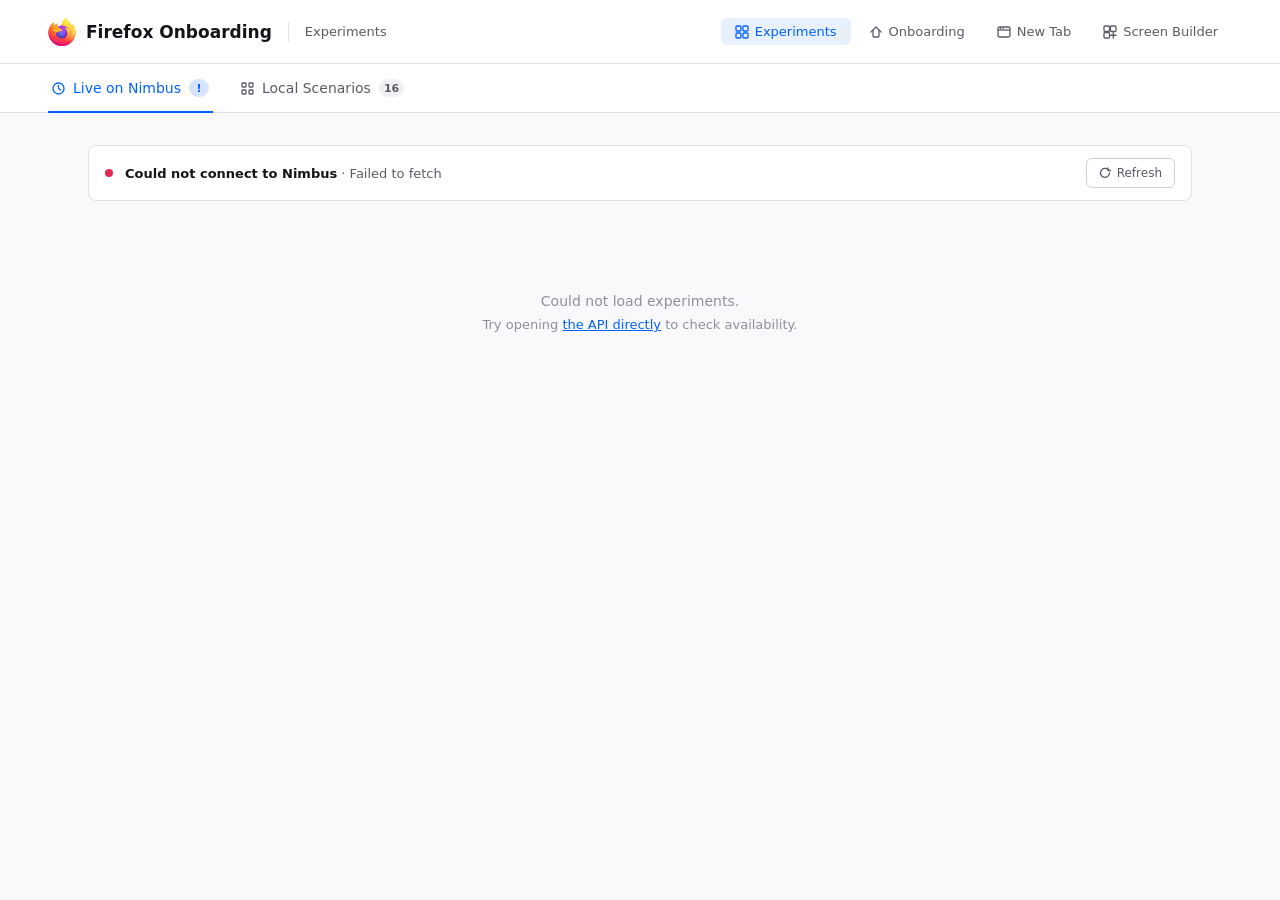
<file: experiments.html>
<!DOCTYPE html>
<html lang="en">
<head>
  <meta charset="utf-8">
  <title>Onboarding Experiments</title>
  <style>
    *, *::before, *::after { box-sizing: border-box; margin: 0; padding: 0; }
    body {
      font-family: -apple-system, system-ui, "Segoe UI", sans-serif;
      background: #f9f9fb; color: #15141a; font-size: 15px; min-height: 100vh;
    }

    /* ── HEADER ── */
    .page-header {
      background: #fff; border-bottom: 1px solid #e0e0e6;
      padding: 0 48px; display: flex; align-items: center; gap: 16px; height: 64px;
    }
    .page-header-logo { display: flex; align-items: center; gap: 10px; text-decoration: none; color: inherit; }
    .page-header-title { font-size: 17px; font-weight: 600; color: #15141a; }
    .page-header-sep { width: 1px; height: 20px; background: #e0e0e6; }
    .page-header-sub { font-size: 13px; color: #5b5b66; }
    .page-header-nav { display: flex; gap: 4px; margin-left: auto; }
    .nav-link {
      display: flex; align-items: center; gap: 6px; padding: 6px 14px; border-radius: 6px;
      font-size: 13px; font-weight: 500; text-decoration: none; color: #5b5b66;
      transition: background .12s, color .12s;
    }
    .nav-link:hover { background: #f0f0f4; color: #15141a; }
    .nav-link.active { background: #e8f0fe; color: #0062f9; }

    /* ── TABS ── */
    .tab-bar {
      background: #fff; border-bottom: 1px solid #e0e0e6;
      padding: 0 48px; display: flex; gap: 0;
    }
    .tab-btn {
      display: flex; align-items: center; gap: 8px; padding: 0 4px; height: 48px;
      margin-right: 24px; background: none; border: none; border-bottom: 2px solid transparent;
      font-size: 14px; font-weight: 500; color: #5b5b66; cursor: pointer;
      font-family: inherit; transition: color .12s, border-color .12s;
      position: relative; top: 1px;
    }
    .tab-btn:hover { color: #15141a; }
    .tab-btn.active { color: #0062f9; border-bottom-color: #0062f9; }
    .tab-count {
      display: inline-flex; align-items: center; justify-content: center;
      min-width: 20px; height: 18px; padding: 0 5px; border-radius: 9px;
      background: #f0f0f4; color: #5b5b66; font-size: 11px; font-weight: 700;
    }
    .tab-btn.active .tab-count { background: #d6e4ff; color: #0062f9; }
    .tab-panel { display: none; }
    .tab-panel.active { display: block; }

    /* ── MAIN ── */
    .page-body { max-width: 1200px; margin: 0 auto; padding: 32px 48px 80px; }

    /* ── TOOLBAR ── */
    .toolbar { display: flex; align-items: center; gap: 12px; margin-bottom: 28px; }
    .search-wrap { position: relative; flex: 1; max-width: 360px; }
    .search-wrap svg { position: absolute; left: 11px; top: 50%; transform: translateY(-50%); color: #8f8f9d; pointer-events: none; }
    .search-input {
      width: 100%; height: 36px; padding: 0 12px 0 34px;
      background: #fff; border: 1.5px solid #cfcfd8; border-radius: 8px;
      font-size: 13px; color: #15141a; outline: none; font-family: inherit;
    }
    .search-input:focus { border-color: #0062f9; }
    .search-input::placeholder { color: #8f8f9d; }
    .filter-group { display: flex; gap: 6px; }
    .filter-btn {
      height: 36px; padding: 0 14px; background: #fff;
      border: 1.5px solid #cfcfd8; border-radius: 8px;
      font-size: 13px; font-weight: 500; color: #5b5b66; cursor: pointer; font-family: inherit;
      transition: border-color .12s, color .12s, background .12s;
    }
    .filter-btn:hover { color: #15141a; background: #f9f9fb; }
    .filter-btn.active { border-color: #0062f9; color: #0062f9; background: #f0f5ff; }
    .result-count { font-size: 13px; color: #8f8f9d; margin-left: auto; }

    /* ── LOCAL SCENARIO CARDS ── */
    .exp-group { margin-bottom: 40px; }
    .group-label {
      display: flex; align-items: center; gap: 10px;
      font-size: 13px; font-weight: 700; color: #5b5b66;
      text-transform: uppercase; letter-spacing: .06em; margin-bottom: 14px;
    }
    .group-label::after { content: ''; flex: 1; height: 1px; background: #e0e0e6; }
    .group-os-badge {
      display: inline-flex; align-items: center; gap: 5px; padding: 3px 10px;
      border-radius: 100px; font-size: 11px; font-weight: 600; background: #f0f0f4;
      color: #5b5b66; text-transform: none; letter-spacing: 0;
    }
    .scenario-grid { display: grid; grid-template-columns: repeat(auto-fill, minmax(340px, 1fr)); gap: 12px; }
    .scenario-card {
      background: #fff; border: 1.5px solid #e0e0e6; border-radius: 10px;
      padding: 18px 20px 16px; display: flex; flex-direction: column; gap: 14px;
      transition: box-shadow .15s, border-color .15s;
    }
    .scenario-card:hover { box-shadow: 0 2px 12px rgba(21,20,26,.1); border-color: #cfcfd8; }
    .card-top { display: flex; align-items: flex-start; justify-content: space-between; gap: 12px; }
    .scenario-name { font-size: 14px; font-weight: 600; color: #15141a; line-height: 1.4; }
    .scenario-id { font-size: 11px; color: #8f8f9d; font-family: ui-monospace, monospace; margin-top: 2px; word-break: break-all; }
    .card-copy {
      width: 28px; height: 28px; flex-shrink: 0; background: transparent; border: none;
      border-radius: 6px; cursor: pointer; display: flex; align-items: center; justify-content: center;
      color: #8f8f9d; transition: background .12s, color .12s;
    }
    .card-copy:hover { background: #f0f0f4; color: #15141a; }
    .screen-flow { display: flex; flex-wrap: wrap; align-items: center; gap: 4px; }
    .screen-pill {
      display: inline-flex; align-items: center; padding: 3px 8px; border-radius: 4px;
      font-size: 11px; font-weight: 500; line-height: 1.4;
      background: #f0f5ff; color: #0062f9; white-space: nowrap;
    }
    .screen-pill.pill-first { background: #e8f8f5; color: #2ac3a2; }
    .screen-pill.pill-tail { background: #f0f0f4; color: #5b5b66; }
    .flow-arrow { color: #cfcfd8; font-size: 10px; flex-shrink: 0; }
    .card-footer {
      display: flex; align-items: center; justify-content: space-between;
      padding-top: 12px; border-top: 1px solid #f0f0f4;
    }
    .screen-count { font-size: 12px; color: #8f8f9d; }
    .btn-preview {
      display: inline-flex; align-items: center; gap: 6px; height: 32px; padding: 0 14px;
      background: #0062f9; color: #fff; font-size: 13px; font-weight: 600;
      border: none; border-radius: 6px; cursor: pointer; text-decoration: none;
      font-family: inherit; transition: background .12s;
    }
    .btn-preview:hover { background: #0050d1; }

    /* ── NIMBUS SECTION ── */
    .nimbus-status {
      display: flex; align-items: center; gap: 12px;
      margin-bottom: 28px; padding: 12px 16px;
      background: #fff; border: 1px solid #e0e0e6; border-radius: 8px;
    }
    .nimbus-dot {
      width: 8px; height: 8px; border-radius: 50%; flex-shrink: 0;
    }
    .nimbus-dot.live { background: #2ac3a2; box-shadow: 0 0 0 3px rgba(42,195,162,.2); }
    .nimbus-dot.loading { background: #cfcfd8; animation: pulse .9s ease-in-out infinite alternate; }
    .nimbus-dot.error { background: #e22850; }
    @keyframes pulse { to { opacity: .3; } }
    .nimbus-status-text { font-size: 13px; color: #5b5b66; flex: 1; }
    .nimbus-status-text strong { color: #15141a; }
    .btn-refresh {
      display: inline-flex; align-items: center; gap: 6px; height: 30px; padding: 0 12px;
      background: transparent; border: 1.5px solid #cfcfd8; border-radius: 6px;
      font-size: 12px; font-weight: 500; color: #5b5b66; cursor: pointer; font-family: inherit;
      transition: border-color .12s, color .12s;
    }
    .btn-refresh:hover { border-color: #8f8f9d; color: #15141a; }
    .btn-refresh.spinning svg { animation: spin .6s linear infinite; }
    @keyframes spin { to { transform: rotate(360deg); } }

    /* Nimbus experiment card */
    .nimbus-grid { display: flex; flex-direction: column; gap: 12px; }
    .nimbus-card {
      background: #fff; border: 1.5px solid #e0e0e6; border-radius: 10px; overflow: hidden;
    }
    .nimbus-card-head {
      padding: 16px 20px 14px; border-bottom: 1px solid #f0f0f4;
      display: flex; align-items: flex-start; gap: 12px;
    }
    .nimbus-card-info { flex: 1; min-width: 0; }
    .nimbus-exp-name { font-size: 14px; font-weight: 600; color: #15141a; line-height: 1.4; margin-bottom: 3px; }
    .nimbus-exp-slug { font-size: 11px; color: #8f8f9d; font-family: ui-monospace, monospace; }
    .nimbus-exp-desc { font-size: 12px; color: #5b5b66; margin-top: 6px; line-height: 1.5; }
    .nimbus-badges { display: flex; align-items: center; gap: 6px; flex-wrap: wrap; margin-top: 8px; }
    .badge {
      display: inline-flex; align-items: center; gap: 4px;
      padding: 2px 8px; border-radius: 100px; font-size: 11px; font-weight: 600;
    }
    .badge-live { background: #e8f8f5; color: #2ac3a2; }
    .badge-paused { background: #f0f0f4; color: #8f8f9d; }
    .badge-rollout { background: #fff3cd; color: #a67c00; }
    .badge-date { background: #f0f0f4; color: #5b5b66; font-weight: 500; }
    .nimbus-card-body { padding: 0; }

    /* Branch rows */
    .branch-row {
      display: flex; align-items: center; gap: 12px;
      padding: 12px 20px; border-bottom: 1px solid #f9f9fb;
    }
    .branch-row:last-child { border-bottom: none; }
    .branch-slug {
      font-size: 12px; font-weight: 600; font-family: ui-monospace, monospace;
      color: #15141a; min-width: 100px; flex-shrink: 0;
    }
    .branch-slug.control { color: #8f8f9d; }
    .branch-screens { flex: 1; display: flex; flex-wrap: wrap; align-items: center; gap: 3px; }
    .branch-no-screens { font-size: 12px; color: #8f8f9d; font-style: italic; }
    .branch-cond { font-size: 11px; color: #8f8f9d; margin-left: 6px; white-space: nowrap; }
    .screen-pill.pill-edge { background: #f0f0f4; color: #8f8f9d; }
    .branch-pill {
      display: inline-flex; padding: 2px 7px; border-radius: 3px;
      font-size: 11px; font-weight: 500; white-space: nowrap;
      background: #f0f5ff; color: #0062f9;
    }
    .branch-pill.first { background: #e8f8f5; color: #2ac3a2; }
    .branch-pill.tail { background: #f0f0f4; color: #5b5b66; }
    .branch-actions { display: flex; align-items: center; gap: 8px; flex-shrink: 0; }
    .btn-branch-preview {
      display: inline-flex; align-items: center; gap: 5px; height: 28px; padding: 0 12px;
      background: #0062f9; color: #fff; font-size: 12px; font-weight: 600;
      border: none; border-radius: 5px; cursor: pointer; font-family: inherit;
      transition: background .12s; white-space: nowrap;
    }
    .btn-branch-preview:hover { background: #0050d1; }
    .btn-branch-copy {
      width: 28px; height: 28px; background: transparent; border: none; border-radius: 5px;
      cursor: pointer; display: flex; align-items: center; justify-content: center;
      color: #8f8f9d; transition: background .12s, color .12s;
    }
    .btn-branch-copy:hover { background: #f0f0f4; color: #15141a; }

    /* Message feature chips (post-onboarding asRouter messages) */
    .branch-msg-chips { display: flex; flex-wrap: wrap; align-items: center; gap: 3px; margin-left: 6px; }
    .branch-msg-sep { width: 1px; height: 14px; background: #e0e0e6; margin: 0 4px; flex-shrink: 0; }
    .msg-chip {
      display: inline-flex; align-items: center; gap: 3px; padding: 2px 7px;
      background: #fff3cd; color: #a67c00; border-radius: 3px;
      font-size: 11px; font-weight: 500; white-space: nowrap;
    }
    .msg-chip-icon { font-style: normal; font-size: 10px; }

    /* Empty / loading states */
    .state-box {
      text-align: center; padding: 64px 0; color: #8f8f9d; font-size: 14px;
    }
    .state-box p { margin-top: 8px; font-size: 13px; color: #8f8f9d; }
    .state-box a { color: #0062f9; }
    .empty-state { text-align: center; padding: 64px 0; color: #8f8f9d; font-size: 14px; display: none; }
    .empty-state.visible { display: block; }
  </style>
</head>
<body>

<!-- ═══ HEADER ═══ -->
<header class="page-header">
  <a class="page-header-logo" href="index.html">
    <img src="assets/firefox-logo.svg" width="28" height="28" alt="Firefox">
    <span class="page-header-title">Firefox Onboarding</span>
  </a>
  <div class="page-header-sep"></div>
  <span class="page-header-sub">Experiments</span>
  <nav class="page-header-nav">
    <a class="nav-link active" href="experiments.html">
      <svg width="14" height="14" viewBox="0 0 14 14" fill="none"><rect x="1" y="1" width="5" height="5" rx="1" stroke="currentColor" stroke-width="1.3"/><rect x="8" y="1" width="5" height="5" rx="1" stroke="currentColor" stroke-width="1.3"/><rect x="1" y="8" width="5" height="5" rx="1" stroke="currentColor" stroke-width="1.3"/><rect x="8" y="8" width="5" height="5" rx="1" stroke="currentColor" stroke-width="1.3"/></svg>
      Experiments
    </a>
    <a class="nav-link" href="index.html">
      <svg width="14" height="14" viewBox="0 0 14 14" fill="none"><path d="M2 7l5-5 5 5" stroke="currentColor" stroke-width="1.3" stroke-linecap="round" stroke-linejoin="round"/><path d="M4 5.5V11a1 1 0 0 0 1 1h4a1 1 0 0 0 1-1V5.5" stroke="currentColor" stroke-width="1.3" stroke-linecap="round" stroke-linejoin="round"/></svg>
      Onboarding
    </a>
    <a class="nav-link" href="newtab.html">
      <svg width="14" height="14" viewBox="0 0 14 14" fill="none"><rect x="1" y="2" width="12" height="10" rx="1.5" stroke="currentColor" stroke-width="1.3"/><path d="M1 5h12" stroke="currentColor" stroke-width="1.3"/><circle cx="3.5" cy="3.5" r=".75" fill="currentColor"/><circle cx="6" cy="3.5" r=".75" fill="currentColor"/></svg>
      New Tab
    </a>
    <a class="nav-link" href="sandbox.html">
      <svg width="14" height="14" viewBox="0 0 14 14" fill="none"><rect x="1" y="1" width="5.5" height="5.5" rx="1" stroke="currentColor" stroke-width="1.3"/><rect x="7.5" y="1" width="5.5" height="5.5" rx="1" stroke="currentColor" stroke-width="1.3"/><rect x="1" y="7.5" width="5.5" height="5.5" rx="1" stroke="currentColor" stroke-width="1.3"/><path d="M10.25 7.5v5.5M7.5 10.25h5.5" stroke="currentColor" stroke-width="1.3" stroke-linecap="round"/></svg>
      Screen Builder
    </a>
  </nav>
</header>

<!-- ═══ TABS ═══ -->
<div class="tab-bar">
  <button class="tab-btn active" data-tab="nimbus" onclick="switchTab('nimbus')">
    <svg width="13" height="13" viewBox="0 0 13 13" fill="none"><circle cx="6.5" cy="6.5" r="5.5" stroke="currentColor" stroke-width="1.3"/><path d="M6.5 3.5v3l2 1.5" stroke="currentColor" stroke-width="1.3" stroke-linecap="round"/></svg>
    Live on Nimbus
    <span class="tab-count" id="nimbusCount">—</span>
  </button>
  <button class="tab-btn" data-tab="local" onclick="switchTab('local')">
    <svg width="13" height="13" viewBox="0 0 13 13" fill="none"><rect x="1" y="1" width="4" height="4" rx=".8" stroke="currentColor" stroke-width="1.3"/><rect x="8" y="1" width="4" height="4" rx=".8" stroke="currentColor" stroke-width="1.3"/><rect x="1" y="8" width="4" height="4" rx=".8" stroke="currentColor" stroke-width="1.3"/><rect x="8" y="8" width="4" height="4" rx=".8" stroke="currentColor" stroke-width="1.3"/></svg>
    Local Scenarios
    <span class="tab-count" id="localCount">—</span>
  </button>
</div>

<!-- ═══ BODY ═══ -->
<main class="page-body">

  <!-- NIMBUS TAB -->
  <div class="tab-panel active" id="tab-nimbus">

    <div class="nimbus-status" id="nimbusStatus">
      <span class="nimbus-dot loading" id="nimbusDot"></span>
      <span class="nimbus-status-text" id="nimbusStatusText">Fetching live experiments from Nimbus…</span>
      <button class="btn-refresh" id="refreshBtn" onclick="loadNimbus()" title="Refresh">
        <svg width="12" height="12" viewBox="0 0 12 12" fill="none"><path d="M10.5 6A4.5 4.5 0 1 1 9 2.5" stroke="currentColor" stroke-width="1.3" stroke-linecap="round"/><path d="M9 1v2.5h2.5" stroke="currentColor" stroke-width="1.3" stroke-linecap="round" stroke-linejoin="round"/></svg>
        Refresh
      </button>
    </div>

    <div class="nimbus-grid" id="nimbusGrid"></div>
    <div class="state-box" id="nimbusEmpty" style="display:none">
      No live aboutwelcome experiments found.
    </div>
    <div class="state-box" id="nimbusError" style="display:none">
      Could not load experiments.
      <p>Try opening <a href="https://experimenter.services.mozilla.com/api/v6/experiments/?status=Live&feature_config=aboutwelcome" target="_blank">the API directly</a> to check availability.</p>
    </div>

  </div>

  <!-- LOCAL SCENARIOS TAB -->
  <div class="tab-panel" id="tab-local">
    <div class="toolbar">
      <div class="search-wrap">
        <svg width="14" height="14" viewBox="0 0 14 14" fill="none"><circle cx="6" cy="6" r="4.5" stroke="currentColor" stroke-width="1.3"/><path d="M9.5 9.5l3 3" stroke="currentColor" stroke-width="1.3" stroke-linecap="round"/></svg>
        <input class="search-input" id="searchInput" type="search" placeholder="Search scenarios…">
      </div>
      <div class="filter-group" id="filterGroup"></div>
      <span class="result-count" id="resultCount"></span>
    </div>
    <div id="gallery"></div>
    <div class="empty-state" id="emptyState">No scenarios match your search.</div>
  </div>

</main>

<script>
  window.AWFinish = function() {};
  window.AWSendToParent = function() {};
</script>
<script src="stubs.js"></script>
<script>
  // ── TABS ──────────────────────────────────────────────────────────────────
  function switchTab(name) {
    document.querySelectorAll('.tab-btn').forEach(b => b.classList.toggle('active', b.dataset.tab === name));
    document.querySelectorAll('.tab-panel').forEach(p => p.classList.toggle('active', p.id === 'tab-' + name));
  }

  // ── SCREEN STEP TYPES ─────────────────────────────────────────────────────
  // edgeCase: true = only appears for specific rare user states (device migration,
  // backup found, language mismatch). Won't fire for typical new profiles even if
  // the screen is in the recipe.
  const STEP_TYPES = [
    { pattern: /^AW_EASY_SETUP/,    label: "Easy Setup",     tail: false, edgeCase: false },
    { pattern: /^AW_SMART_WINDOW/,  label: "Smart Window",   tail: false, edgeCase: true  },
    { pattern: /^AW_IMPORT/,        label: "Import",         tail: true,  edgeCase: false },
    { pattern: /^AW_AMO/,           label: "Add-ons",        tail: true,  edgeCase: false },
    { pattern: /^AW_ACCOUNT/,       label: "Account",        tail: true,  edgeCase: false },
    { pattern: /^AW_GRATITUDE/,     label: "Thank you",      tail: true,  edgeCase: true  },
    { pattern: /^RETURN_TO_AMO/,    label: "Return to AMO",  tail: false, edgeCase: true  },
    { pattern: /^AW_WELCOME_BACK/,  label: "Welcome Back",   tail: false, edgeCase: true  },
    { pattern: /^AW_BACKUP_RESTORE/,label: "Backup Restore", tail: false, edgeCase: true  },
    { pattern: /^AW_LANGUAGE/,      label: "Language",       tail: false, edgeCase: true  },
  ];

  function getStepType(id) {
    const match = STEP_TYPES.find(t => t.pattern.test(id));
    if (match) return match;
    const label = id.replace(/^AW_/, '').replace(/_/g, ' ').toLowerCase()
      .replace(/\b\w/g, c => c.toUpperCase());
    return { label, tail: false, edgeCase: false };
  }

  function screenLabel(id) { return getStepType(id).label; }

  // Returns { core, conditional } — core steps are what a typical new-profile user
  // sees; conditional steps require rare targeting (device migration, backup, etc.)
  function deduplicateSteps(screens) {
    const core        = [];
    const conditional = [];
    const seen        = new Set();
    for (const s of screens) {
      const id   = typeof s === 'string' ? s : (s.id || '');
      const type = getStepType(id);
      if (seen.has(type.label)) continue;
      seen.add(type.label);
      if (type.edgeCase) conditional.push(type);
      else               core.push(type);
    }
    return { core, conditional };
  }

  // ── NIMBUS ────────────────────────────────────────────────────────────────
  const API = 'https://experimenter.services.mozilla.com/api/v6/experiments/?status=Live&feature_config=aboutwelcome';

  function getAWFeature(branch) {
    return branch.features?.find(f => f.featureId === 'aboutwelcome') || null;
  }

  // Detect asRouter message features that fire after onboarding completes
  const MSG_FEATURES = [
    { pattern: /^featureCallout$/,  label: 'Callout' },
    { pattern: /^spotlight$/,       label: 'Spotlight' },
    { pattern: /^fxms-message-\d+/, label: 'Message' },
    { pattern: /^infobar$/,         label: 'Infobar' },
    { pattern: /^pbNewtab$/,        label: 'Private NTP' },
    { pattern: /^newtabPromo/,      label: 'NTP Promo' },
  ];

  function getMsgFeatureInfo(featureId) {
    const m = MSG_FEATURES.find(x => x.pattern.test(featureId));
    if (!m) return null;
    let label = m.label;
    if (/^fxms-message-(\d+)$/.test(featureId)) {
      label = `Msg ${featureId.replace('fxms-message-', '')}`;
    }
    return { featureId, label };
  }

  function getBranchMsgFeatures(branch) {
    return (branch.features || [])
      .filter(f => getMsgFeatureInfo(f.featureId) !== null)
      .map(f => ({ ...getMsgFeatureInfo(f.featureId), value: f.value }));
  }

  function buildBranchPills(screens) {
    if (!screens?.length) return '<span class="branch-no-screens">No screen changes (default flow)</span>';
    const { core, conditional } = deduplicateSteps(screens);
    const pills = core.map((step, i) => {
      const cls   = i === 0 ? 'branch-pill first' : step.tail ? 'branch-pill tail' : 'branch-pill';
      const arrow = i < core.length - 1 ? '<span class="flow-arrow" style="color:#cfcfd8;font-size:10px;margin:0 1px">›</span>' : '';
      return `<span class="${cls}">${step.label}</span>${arrow}`;
    }).join('');
    const condNote = conditional.length
      ? `<span class="branch-cond" title="${conditional.map(s => s.label).join(', ')}">+ ${conditional.map(s => s.label).join(', ')}</span>`
      : '';
    return pills + condNote;
  }

  // Filter a branch's screens down to one representative screen per step type,
  // skipping edge-case screens — so the preview shows the typical new-profile journey.
  function getCoreScreens(screens) {
    if (!screens?.length) return screens;
    const seen = new Set();
    const result = [];
    for (const s of screens) {
      const id   = typeof s === 'string' ? s : (s.id || '');
      const type = getStepType(id);
      if (type.edgeCase) continue;
      if (seen.has(type.label)) continue;
      seen.add(type.label);
      result.push(s);
    }
    return result;
  }

  function previewBranch(expName, branchSlug, screens, msgFeatures) {
    const coreScreens = getCoreScreens(screens);
    sessionStorage.setItem('nimbus-preview', JSON.stringify({ expName, branchSlug, screens: coreScreens, msgFeatures: msgFeatures || [] }));
    window.open('index.html?nimbus=1', '_blank');
  }

  function buildNimbusCard(exp) {
    const card = document.createElement('div');
    card.className = 'nimbus-card';

    const isRollout = exp.isRollout;
    const isPaused  = exp.isEnrollmentPaused;
    const start     = exp.startDate ? new Date(exp.startDate).toLocaleDateString('en-US', {month:'short',day:'numeric',year:'numeric'}) : null;
    const statusBadge = isPaused
      ? '<span class="badge badge-paused">Enrollment paused</span>'
      : '<span class="badge badge-live">● Enrolling</span>';
    const rolloutBadge = isRollout ? '<span class="badge badge-rollout">Rollout</span>' : '';
    const dateBadge    = start ? `<span class="badge badge-date">Started ${start}</span>` : '';

    card.innerHTML = `
      <div class="nimbus-card-head">
        <div class="nimbus-card-info">
          <div class="nimbus-exp-name">${exp.name || exp.slug}</div>
          <div class="nimbus-exp-slug">${exp.slug}</div>
          ${exp.publicDescription ? `<div class="nimbus-exp-desc">${exp.publicDescription}</div>` : ''}
          <div class="nimbus-badges">${statusBadge}${rolloutBadge}${dateBadge}</div>
        </div>
      </div>
      <div class="nimbus-card-body" id="branches-${CSS.escape(exp.slug)}"></div>
    `;

    const body = card.querySelector(`#branches-${CSS.escape(exp.slug)}`);

    exp.branches.forEach(branch => {
      const awFeat     = getAWFeature(branch);
      const screens    = awFeat?.value?.screens || null;
      const hasScreens = screens?.length > 0;
      const msgFeats   = getBranchMsgFeatures(branch);
      const hasMsgs    = msgFeats.length > 0;

      const row = document.createElement('div');
      row.className = 'branch-row';
      const isCtrl = branch.slug === 'control';

      const msgChipsHtml = hasMsgs
        ? `<span class="branch-msg-sep"></span><span class="branch-msg-chips">${
            msgFeats.map(f => `<span class="msg-chip" title="${f.featureId}">${f.label}</span>`).join('')
          }</span>`
        : '';

      const canPreview = hasScreens || hasMsgs;

      row.innerHTML = `
        <span class="branch-slug${isCtrl ? ' control' : ''}">${branch.slug}</span>
        <div class="branch-screens">${buildBranchPills(screens)}${msgChipsHtml}</div>
        <div class="branch-actions">
          ${canPreview ? `<button class="btn-branch-preview">Preview ↗</button>` : ''}
          <button class="btn-branch-copy" title="Copy branch slug">
            <svg width="13" height="13" viewBox="0 0 14 14" fill="none"><rect x="4" y="4" width="8" height="8" rx="1.5" stroke="currentColor" stroke-width="1.3"/><path d="M2 10V3a1 1 0 0 1 1-1h7" stroke="currentColor" stroke-width="1.3" stroke-linecap="round"/></svg>
          </button>
        </div>
      `;

      if (canPreview) {
        row.querySelector('.btn-branch-preview').addEventListener('click', () => {
          previewBranch(exp.name || exp.slug, branch.slug, screens, msgFeats);
        });
      }
      row.querySelector('.btn-branch-copy').addEventListener('click', function() {
        navigator.clipboard.writeText(branch.slug).catch(() => {});
        this.innerHTML = `<svg width="13" height="13" viewBox="0 0 13 13" fill="none"><path d="M2 6.5l3 3 6-6" stroke="#2ac3a2" stroke-width="1.5" stroke-linecap="round" stroke-linejoin="round"/></svg>`;
        setTimeout(() => {
          this.innerHTML = `<svg width="13" height="13" viewBox="0 0 14 14" fill="none"><rect x="4" y="4" width="8" height="8" rx="1.5" stroke="currentColor" stroke-width="1.3"/><path d="M2 10V3a1 1 0 0 1 1-1h7" stroke="currentColor" stroke-width="1.3" stroke-linecap="round"/></svg>`;
        }, 1500);
      });

      body.appendChild(row);
    });

    return card;
  }

  async function loadNimbus() {
    const dot    = document.getElementById('nimbusDot');
    const text   = document.getElementById('nimbusStatusText');
    const grid   = document.getElementById('nimbusGrid');
    const empty  = document.getElementById('nimbusEmpty');
    const errBox = document.getElementById('nimbusError');
    const btn    = document.getElementById('refreshBtn');
    const count  = document.getElementById('nimbusCount');

    dot.className = 'nimbus-dot loading';
    text.innerHTML = 'Fetching live experiments from Nimbus…';
    btn.classList.add('spinning');
    grid.innerHTML = '';
    empty.style.display = 'none';
    errBox.style.display = 'none';

    try {
      const res  = await fetch(API);
      if (!res.ok) throw new Error(`HTTP ${res.status}`);
      const data = await res.json();

      // Filter to experiments that have at least one aboutwelcome branch with screens
      const exps = data.filter(exp =>
        exp.branches?.some(b => getAWFeature(b) !== null)
      );

      if (exps.length === 0) {
        empty.style.display = 'block';
        dot.className = 'nimbus-dot live';
        text.innerHTML = '<strong>Nimbus connected</strong> · No live aboutwelcome experiments right now.';
      } else {
        exps.forEach(exp => grid.appendChild(buildNimbusCard(exp)));
        const withScreens = exps.reduce((n, e) =>
          n + e.branches.filter(b => getAWFeature(b)?.value?.screens?.length > 0).length, 0);
        dot.className = 'nimbus-dot live';
        const fetchedAt = new Date().toLocaleTimeString('en-US', {hour:'numeric',minute:'2-digit'});
        text.innerHTML = `<strong>Nimbus connected</strong> · ${exps.length} aboutwelcome experiment${exps.length !== 1 ? 's' : ''} · ${withScreens} previewable branch${withScreens !== 1 ? 'es' : ''} · Updated ${fetchedAt}`;
        count.textContent = exps.length;
        document.getElementById('nimbusCount').textContent = exps.length;
      }
    } catch (err) {
      console.error('Nimbus fetch failed:', err);
      dot.className = 'nimbus-dot error';
      text.innerHTML = `<strong>Could not connect to Nimbus</strong> · ${err.message}`;
      errBox.style.display = 'block';
      count.textContent = '!';
    } finally {
      btn.classList.remove('spinning');
    }
  }

  // ── LOCAL SCENARIOS ───────────────────────────────────────────────────────
  function buildCard(scenario) {
    const card = document.createElement('div');
    card.className = 'scenario-card';
    card.dataset.name = scenario.label.toLowerCase();
    card.dataset.id   = scenario.id;

    // Local scenarios are already scoped to a specific user state, so show all
    // steps including edge-case ones (e.g. device-migration scenario shows Welcome Back)
    const { core, conditional } = deduplicateSteps(scenario.screens);
    const allSteps = [...core, ...conditional];
    const pillsHtml = allSteps.map((step, i) => {
      const cls   = i === 0 ? 'screen-pill pill-first' : step.tail ? 'screen-pill pill-tail' : step.edgeCase ? 'screen-pill pill-edge' : 'screen-pill';
      const arrow = i < allSteps.length - 1 ? `<span class="flow-arrow">›</span>` : '';
      return `<span class="${cls}">${step.label}</span>${arrow}`;
    }).join('');

    card.innerHTML = `
      <div class="card-top">
        <div>
          <div class="scenario-name">${scenario.label}</div>
          <div class="scenario-id">${scenario.id}</div>
        </div>
        <button class="card-copy" title="Copy scenario ID" data-copy="${scenario.id}">
          <svg width="14" height="14" viewBox="0 0 14 14" fill="none"><rect x="4" y="4" width="8" height="8" rx="1.5" stroke="currentColor" stroke-width="1.3"/><path d="M2 10V3a1 1 0 0 1 1-1h7" stroke="currentColor" stroke-width="1.3" stroke-linecap="round"/></svg>
        </button>
      </div>
      <div class="screen-flow">${pillsHtml}</div>
      <div class="card-footer">
        <span class="screen-count">${allSteps.length} steps</span>
        <a class="btn-preview" href="index.html?scenario=${scenario.id}" target="_blank">
          <svg width="13" height="13" viewBox="0 0 13 13" fill="none"><path d="M6.5 2H3a1 1 0 0 0-1 1v7a1 1 0 0 0 1 1h7a1 1 0 0 0 1-1V6.5" stroke="currentColor" stroke-width="1.3" stroke-linecap="round"/><path d="M8.5 1.5H11.5V4.5M11.5 1.5L6.5 6.5" stroke="currentColor" stroke-width="1.3" stroke-linecap="round" stroke-linejoin="round"/></svg>
          Preview
        </a>
      </div>
    `;
    card.querySelector('.card-copy').addEventListener('click', function() {
      navigator.clipboard.writeText(this.dataset.copy).catch(() => {});
      this.classList.add('copied');
      this.innerHTML = `<svg width="14" height="14" viewBox="0 0 14 14" fill="none"><path d="M2 7l3.5 3.5L12 4" stroke="#2ac3a2" stroke-width="1.5" stroke-linecap="round" stroke-linejoin="round"/></svg>`;
      setTimeout(() => {
        this.classList.remove('copied');
        this.innerHTML = `<svg width="14" height="14" viewBox="0 0 14 14" fill="none"><rect x="4" y="4" width="8" height="8" rx="1.5" stroke="currentColor" stroke-width="1.3"/><path d="M2 10V3a1 1 0 0 1 1-1h7" stroke="currentColor" stroke-width="1.3" stroke-linecap="round"/></svg>`;
      }, 1600);
    });
    return card;
  }

  function renderLocal() {
    const gallery     = document.getElementById('gallery');
    const activeGroup = document.querySelector('.filter-btn.active')?.dataset.group || 'all';
    const query       = document.getElementById('searchInput').value.toLowerCase().trim();
    gallery.innerHTML = '';
    let total = 0, visible = 0;

    SCENARIOS.groups.forEach(group => {
      total += group.items.length;
      if (activeGroup !== 'all' && group.label !== activeGroup) return;
      const items = group.items.filter(s => !query || s.label.toLowerCase().includes(query) || s.id.includes(query));
      if (!items.length) return;
      visible += items.length;
      const section = document.createElement('div');
      section.className = 'exp-group';
      section.innerHTML = `<div class="group-label"><span class="group-os-badge">${group.label}</span></div><div class="scenario-grid"></div>`;
      const grid = section.querySelector('.scenario-grid');
      items.forEach(s => grid.appendChild(buildCard(s)));
      gallery.appendChild(section);
    });

    document.getElementById('resultCount').textContent =
      query || activeGroup !== 'all' ? `${visible} of ${total} scenarios` : `${total} scenarios`;
    document.getElementById('emptyState').classList.toggle('visible', visible === 0);
    document.getElementById('localCount').textContent = total;
  }

  function buildFilters() {
    const wrap = document.getElementById('filterGroup');
    ['All', ...SCENARIOS.groups.map(g => g.label)].forEach(label => {
      const btn = document.createElement('button');
      btn.className = 'filter-btn' + (label === 'All' ? ' active' : '');
      btn.textContent = label;
      btn.dataset.group = label === 'All' ? 'all' : label;
      btn.addEventListener('click', () => {
        document.querySelectorAll('.filter-btn').forEach(b => b.classList.remove('active'));
        btn.classList.add('active');
        renderLocal();
      });
      wrap.appendChild(btn);
    });
  }

  document.getElementById('searchInput').addEventListener('input', renderLocal);
  buildFilters();
  renderLocal();
  loadNimbus();
</script>
</body>
</html>
</file>
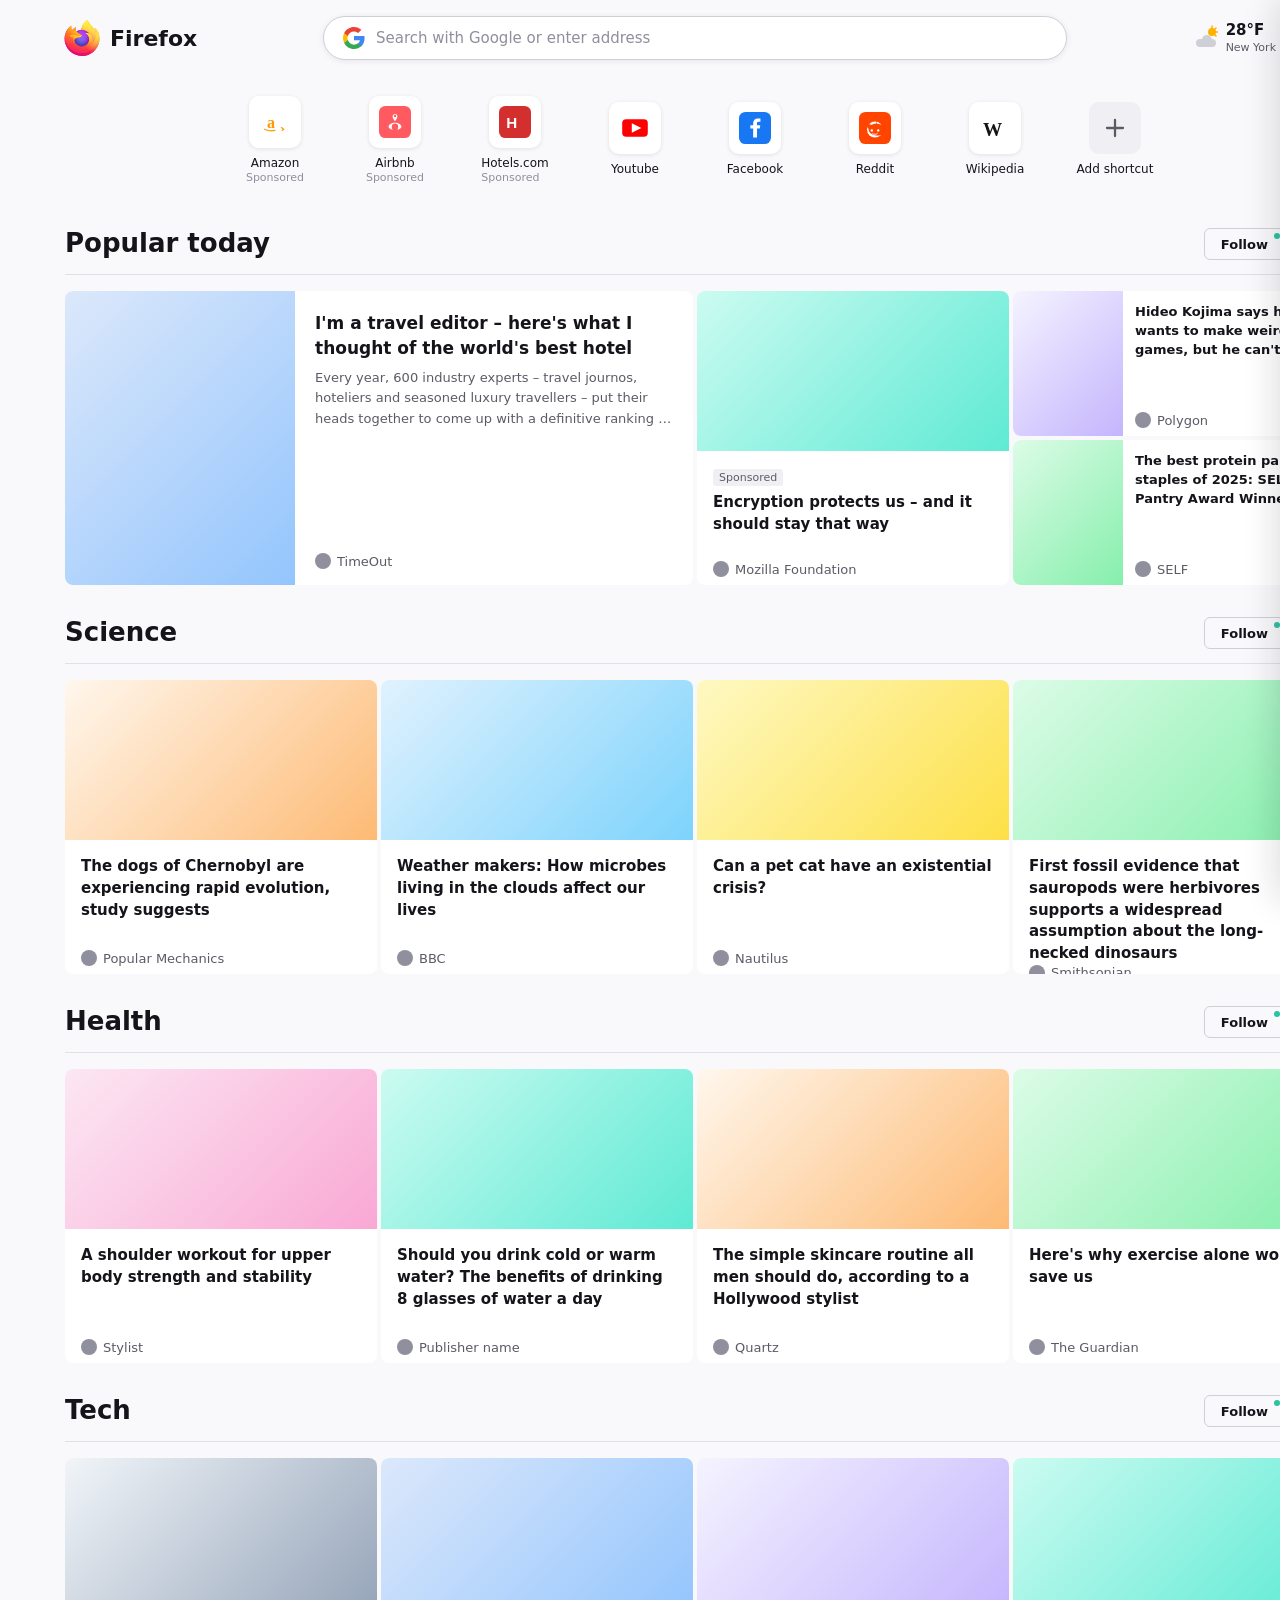
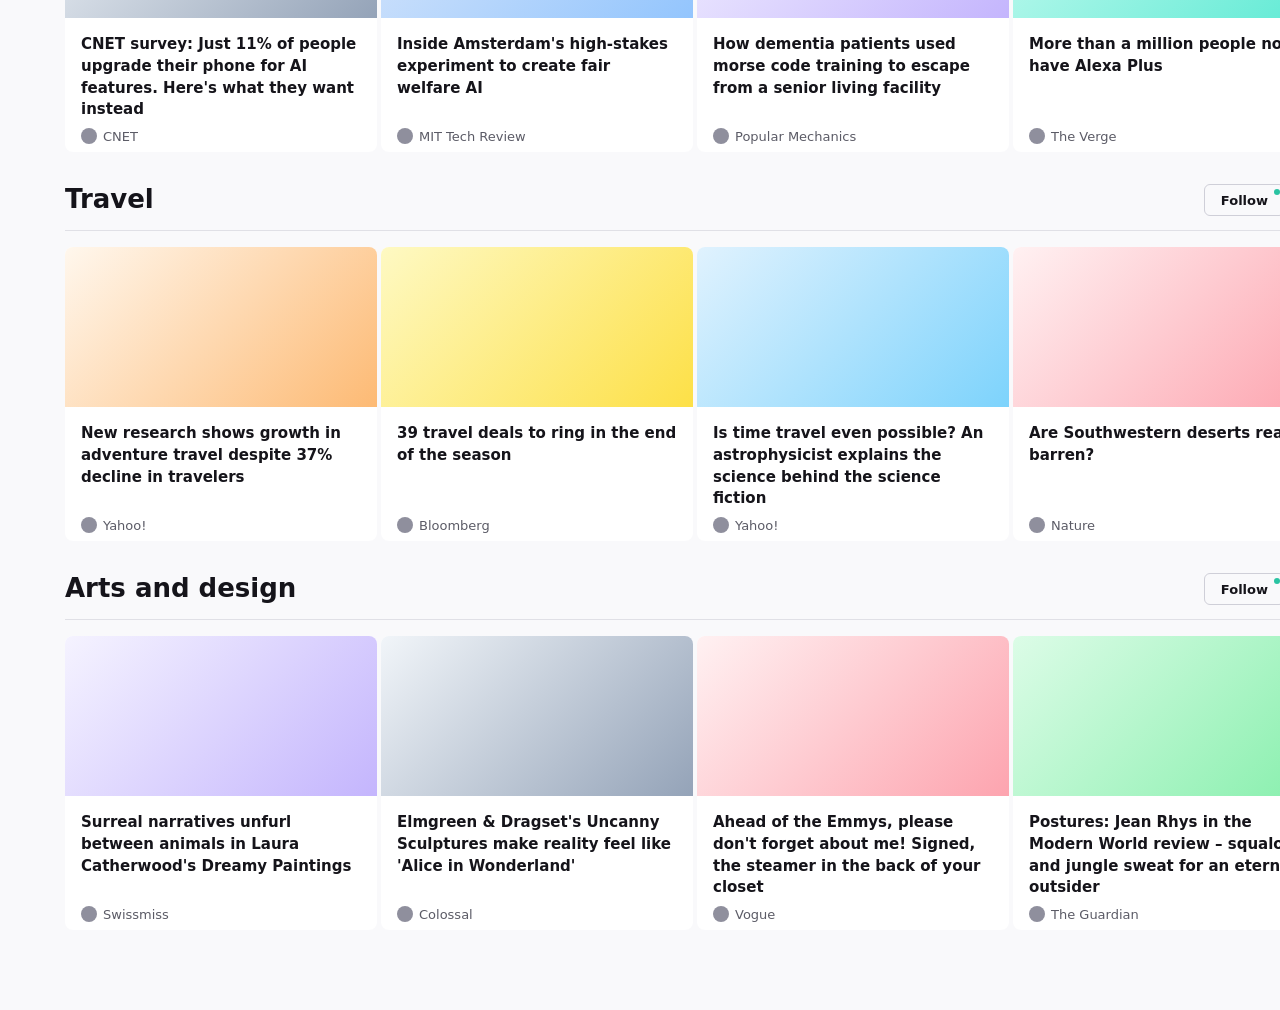
<file: newtab.html>
<!DOCTYPE html>
<html lang="en">
<head>
  <meta charset="utf-8">
  <title>New Tab</title>
  <style>
    *, *::before, *::after { box-sizing: border-box; margin: 0; padding: 0; }
    body {
      font-family: -apple-system, system-ui, "Segoe UI", sans-serif;
      background: #f9f9fb;
      color: #15141a;
      font-size: 15px;
      min-width: 1390px;
    }
    .ntp-wrap { max-width: 1390px; margin: 0 auto; }

    /* ── HEADER ── */
    .ntp-header {
      display: flex; align-items: center;
      height: 76px; padding: 0 64px;
    }
    .hdr-logo { width: 162px; flex-shrink: 0; display: flex; align-items: center; }
    .hdr-search { flex: 1; display: flex; justify-content: center; }
    .search-bar {
      width: 744px; height: 44px;
      background: #fff;
      border: 1.5px solid #cfcfd8;
      border-radius: 100px;
      display: flex; align-items: center; gap: 10px;
      padding: 0 18px; cursor: text;
      box-shadow: 0 1px 6px rgba(21,20,26,.08);
    }
    .search-placeholder { font-size: 15px; color: #8f8f9d; }
    .hdr-weather { width: 162px; flex-shrink: 0; display: flex; align-items: center; gap: 4px; justify-content: flex-end; }
    .weather-widget {
      display: flex; align-items: center; gap: 8px;
      padding: 6px 10px; cursor: pointer;
    }
    .weather-temp { font-size: 15px; font-weight: 600; line-height: 1.3; }
    .weather-city { font-size: 11px; color: #5b5b66; line-height: 1.3; }

    /* ── SHORTCUTS ── */
    .shortcuts-section {
      background: transparent;
      display: flex; justify-content: center;
    }
    .shortcuts-row { width: 1040px; display: flex; padding: 8px 40px 4px; }
    .shortcut {
      flex: 1; height: 112px;
      display: flex; flex-direction: column; align-items: center; justify-content: center;
      gap: 8px; cursor: pointer; border-radius: 8px;
    }
    .shortcut:hover { background: rgba(21,20,26,.06); }
    .sc-tile {
      width: 52px; height: 52px; border-radius: 10px;
      background: #fff;
      display: flex; align-items: center; justify-content: center;
      box-shadow: 0 1px 4px rgba(21,20,26,.1);
    }
    .sc-inner {
      width: 38px; height: 38px; background: transparent; border-radius: 0;
      display: flex; align-items: center; justify-content: center; overflow: hidden;
    }
    .sc-inner svg { width: 32px; height: 32px; }
    .sc-label { font-size: 12px; color: #15141a; text-align: center; line-height: 1.3; }
    .sc-sub { font-size: 11px; color: #8f8f9d; }
    .sc-add .sc-tile { background: #f0f0f4; box-shadow: none; }
    .sc-add .sc-inner { background: transparent; }

    /* ── FEED WRAPPER ── */
    .feed-wrap {
      display: flex; flex-direction: column; align-items: center;
      padding: 28px 0 80px; gap: 32px;
    }
    .feed-section { width: 1260px; }

    /* Feed section header */
    .feed-hdr {
      display: flex; align-items: center; justify-content: space-between;
      padding-bottom: 14px;
      border-bottom: 1.5px solid #e0e0e6;
      margin-bottom: 16px;
    }
    .feed-hdr-title { font-size: 26px; font-weight: 600; color: #15141a; line-height: 1.2; }
    .feed-hdr-meta { display: none; }
    .feed-hdr-date { font-size: 15px; color: #5b5b66; }
    .feed-hdr-link { font-size: 13px; color: #0062f9; text-decoration: none; cursor: pointer; }
    .feed-hdr-link:hover { text-decoration: underline; }
    .feed-hdr-actions { display: flex; align-items: center; gap: 8px; }
    .btn-follow {
      display: flex; align-items: center; gap: 6px;
      height: 32px; padding: 0 16px;
      background: transparent; color: #15141a;
      font-size: 13px; font-weight: 600;
      border: 1.5px solid #cfcfd8; border-radius: 6px; cursor: pointer;
      position: relative; font-family: inherit;
    }
    .btn-follow:hover { background: #f0f0f4; border-color: #8f8f9d; }
    .btn-kebab {
      width: 32px; height: 32px; background: transparent;
      border: none; border-radius: 4px; cursor: pointer;
      display: flex; align-items: center; justify-content: center;
      color: #5b5b66; position: relative;
    }
    .btn-kebab:hover { background: #f0f0f4; }
    .dot-alert {
      width: 6px; height: 6px; border-radius: 50%; background: #2ac3a2;
      position: absolute; top: 4px; right: 4px;
    }

    /* ── CARD GRIDS ── */
    .row-01 {
      display: grid;
      grid-template-columns: 628px 312px 312px;
      grid-template-rows: 294px;
      gap: 4px;
    }
    .row-stacked { display: flex; flex-direction: column; gap: 4px; }
    .row-4col { display: grid; grid-template-columns: repeat(4, 1fr); gap: 4px; }

    /* ── CARDS ── */
    .card {
      background: #fff; border-radius: 8px;
      overflow: hidden; cursor: pointer;
      transition: box-shadow .15s;
    }
    .card:hover { box-shadow: 0 4px 16px rgba(21,20,26,.14); }
    .card:hover .ctitle { color: #0062f9; }

    /* Excerpt text on large card */
    .cexcerpt { font-size: 13px; color: #5b5b66; line-height: 1.55; margin-top: 8px; overflow: hidden; display: -webkit-box; -webkit-line-clamp: 3; -webkit-box-orient: vertical; }

    /* Large: side image */
    .card-large { display: flex; height: 294px; }
    .card-large .ci { width: 230px; flex-shrink: 0; }
    .card-large .ct { flex: 1; padding: 20px 20px 16px; display: flex; flex-direction: column; justify-content: space-between; }
    .card-large .ctitle { font-size: 17px; font-weight: 600; line-height: 1.45; color: #15141a; }

    /* Vertical: image top */
    .card-vert { display: flex; flex-direction: column; height: 294px; }
    .card-vert .ci { height: 160px; flex-shrink: 0; }
    .card-vert .ct { flex: 1; padding: 16px 16px 8px; display: flex; flex-direction: column; justify-content: space-between; }
    .card-vert .ctitle { font-size: 15px; font-weight: 600; line-height: 1.45; color: #15141a; }

    /* Small horizontal */
    .card-horiz { display: flex; height: 145px; }
    .card-horiz .ci { width: 110px; flex-shrink: 0; }
    .card-horiz .ct { flex: 1; padding: 12px 12px 8px; display: flex; flex-direction: column; justify-content: space-between; }
    .card-horiz .ctitle { font-size: 13px; font-weight: 600; line-height: 1.45; color: #15141a; }

    /* Image areas */
    .ci { background: #e7e7eb; overflow: hidden; }
    .img-blue   { background: linear-gradient(135deg, #dce8fb, #93c5fd); }
    .img-green  { background: linear-gradient(135deg, #dcfce7, #86efac); }
    .img-yellow { background: linear-gradient(135deg, #fef9c3, #fde047); }
    .img-pink   { background: linear-gradient(135deg, #fce7f3, #f9a8d4); }
    .img-sky    { background: linear-gradient(135deg, #e0f2fe, #7dd3fc); }
    .img-teal   { background: linear-gradient(135deg, #ccfbf1, #5eead4); }
    .img-orange { background: linear-gradient(135deg, #fff7ed, #fdba74); }
    .img-slate  { background: linear-gradient(135deg, #f1f5f9, #94a3b8); }
    .img-purple { background: linear-gradient(135deg, #f5f3ff, #c4b5fd); }
    .img-rose   { background: linear-gradient(135deg, #fff1f2, #fda4af); }

    /* Publisher */
    .cpub { display: flex; align-items: center; gap: 6px; }
    .cpub-icon { width: 16px; height: 16px; border-radius: 50%; background: #8f8f9d; flex-shrink: 0; }
    .cpub-name { font-size: 13px; color: #5b5b66; }

    /* Sponsored badge */
    .badge-sponsored {
      display: inline-block; font-size: 11px; color: #5b5b66;
      background: #f0f0f4; padding: 2px 6px; border-radius: 3px;
      margin-bottom: 6px;
    }

    /* ── CUSTOMIZE BUTTON ── */
    .btn-customize {
      width: 36px; height: 36px;
      background: transparent; border: none; border-radius: 8px;
      cursor: pointer; flex-shrink: 0;
      display: flex; align-items: center; justify-content: center;
      color: #5b5b66; transition: background .15s, color .15s;
    }
    .btn-customize:hover { background: rgba(21,20,26,.07); color: #15141a; }

    /* ── PERSONALIZATION PANEL ── */
    .panel-backdrop {
      position: fixed; inset: 0;
      background: rgba(21,20,26,.45);
      z-index: 200;
      opacity: 0; pointer-events: none;
      transition: opacity .2s;
    }
    .panel-backdrop.open { opacity: 1; pointer-events: auto; }

    .panel {
      position: fixed; top: 0; right: 0; bottom: 0;
      width: 320px; background: #fff;
      z-index: 201;
      transform: translateX(100%);
      transition: transform .28s cubic-bezier(.4,0,.2,1);
      overflow-y: auto;
      box-shadow: -4px 0 32px rgba(21,20,26,.14);
      display: flex; flex-direction: column;
    }
    .panel.open { transform: translateX(0); }

    .panel-head {
      display: flex; align-items: center; justify-content: space-between;
      padding: 22px 20px 18px;
      border-bottom: 1px solid #e0e0e6;
      position: sticky; top: 0; background: inherit; z-index: 1;
    }
    .panel-title { font-size: 17px; font-weight: 600; color: #15141a; }
    .panel-close {
      width: 32px; height: 32px;
      background: transparent; border: none; border-radius: 6px;
      cursor: pointer; font-size: 20px; color: #5b5b66; line-height: 1;
      display: flex; align-items: center; justify-content: center;
      transition: background .12s;
    }
    .panel-close:hover { background: #f0f0f4; }

    .panel-body { padding: 24px 20px; display: flex; flex-direction: column; gap: 28px; }

    .panel-sec-label {
      font-size: 11px; font-weight: 700; letter-spacing: .07em;
      text-transform: uppercase; color: #8f8f9d;
      margin-bottom: 12px;
    }

    /* Wallpaper swatches */
    .wp-grid { display: grid; grid-template-columns: repeat(4, 1fr); gap: 8px; }
    .wp-btn {
      aspect-ratio: 1; border-radius: 10px;
      border: 2.5px solid transparent; cursor: pointer; padding: 0;
      position: relative; transition: transform .12s, border-color .15s;
      outline: none;
    }
    .wp-btn:hover { transform: scale(1.08); }
    .wp-btn.active { border-color: #0062f9; }
    .wp-btn.active::after {
      content: '';
      position: absolute; bottom: 3px; right: 3px;
      width: 13px; height: 13px; border-radius: 50%;
      background: #0062f9; border: 2px solid #fff;
    }
    .wp-default { background: #f9f9fb; }
    .wp-cream   { background: #faf7f2; }
    .wp-sky     { background: linear-gradient(135deg, #dbeafe, #93c5fd); }
    .wp-sunset  { background: linear-gradient(135deg, #fed7aa, #fca5a5); }
    .wp-forest  { background: linear-gradient(135deg, #bbf7d0, #6ee7b7); }
    .wp-purple  { background: linear-gradient(135deg, #ede9fe, #c4b5fd); }
    .wp-night   { background: #1c1b22; }
    .wp-ocean   { background: linear-gradient(135deg, #bfdbfe, #7dd3fc); }

    /* Theme options */
    .theme-opts { display: grid; grid-template-columns: repeat(3, 1fr); gap: 8px; }
    .theme-btn {
      display: flex; flex-direction: column; align-items: center; gap: 8px;
      padding: 10px 6px 12px;
      background: transparent; border: 1.5px solid #e0e0e6; border-radius: 10px;
      cursor: pointer; font-size: 12px; font-weight: 500; color: #15141a;
      transition: border-color .15s;
    }
    .theme-btn:hover { border-color: #cfcfd8; }
    .theme-btn.active { border-color: #0062f9; color: #0062f9; }
    .theme-preview {
      width: 100%; height: 42px; border-radius: 6px;
      position: relative; overflow: hidden; flex-shrink: 0;
    }
    .tp-light { background: #f0f0f4; }
    .tp-light::before {
      content: ''; position: absolute;
      top: 6px; left: 6px; right: 6px; height: 8px;
      background: #fff; border-radius: 3px;
    }
    .tp-light::after {
      content: ''; position: absolute;
      top: 18px; left: 6px; right: 6px; bottom: 6px;
      background: #fff; border-radius: 3px; opacity: .7;
    }
    .tp-dark { background: #1c1b22; }
    .tp-dark::before {
      content: ''; position: absolute;
      top: 6px; left: 6px; right: 6px; height: 8px;
      background: #2b2a33; border-radius: 3px;
    }
    .tp-dark::after {
      content: ''; position: absolute;
      top: 18px; left: 6px; right: 6px; bottom: 6px;
      background: #2b2a33; border-radius: 3px; opacity: .7;
    }
    .tp-purple { background: #faf7f2; }
    .tp-purple::before {
      content: ''; position: absolute;
      top: 6px; left: 6px; right: 6px; height: 8px;
      background: #fff; border-radius: 3px;
    }
    .tp-purple::after {
      content: ''; position: absolute;
      bottom: 6px; right: 6px; width: 10px; height: 10px;
      background: #6b4eff; border-radius: 50%;
    }

    /* ── DARK THEME ── */
    body[data-theme="dark"] { background: #1c1b22; color: #fbfbfe; }
    body[data-theme="dark"] .ntp-header { background: #1c1b22; }
    body[data-theme="dark"] .shortcuts-section { background: #1c1b22; border-bottom-color: #3a3944; }
    body[data-theme="dark"] .shortcut:hover { background: rgba(255,255,255,.06); }
    body[data-theme="dark"] .sc-tile { background: #2b2a33; box-shadow: 0 1px 4px rgba(0,0,0,.4); }
    body[data-theme="dark"] .sc-add .sc-tile { background: #25243a; box-shadow: none; }
    body[data-theme="dark"] .sc-label { color: #fbfbfe; }
    body[data-theme="dark"] .sc-sub { color: #8f8f9d; }
    body[data-theme="dark"] .search-bar { background: #2b2a33; border-color: #3a3944; }
    body[data-theme="dark"] .search-placeholder { color: #6b6b7b; }
    body[data-theme="dark"] .weather-temp { color: #fbfbfe; }
    body[data-theme="dark"] .weather-city { color: #8f8f9d; }
    body[data-theme="dark"] .hdr-logo span { color: #fbfbfe; }
    body[data-theme="dark"] .btn-customize { color: #9090a0; }
    body[data-theme="dark"] .btn-customize:hover { background: rgba(255,255,255,.07); color: #fbfbfe; }
    body[data-theme="dark"] .card { background: #2b2a33; }
    body[data-theme="dark"] .card:hover { box-shadow: 0 4px 20px rgba(0,0,0,.4); }
    body[data-theme="dark"] .card:hover .ctitle { color: #80b3ff; }
    body[data-theme="dark"] .ctitle { color: #fbfbfe; }
    body[data-theme="dark"] .cpub-name { color: #8f8f9d; }
    body[data-theme="dark"] .badge-sponsored { background: #3a3944; color: #8f8f9d; }
    body[data-theme="dark"] .feed-hdr { border-bottom-color: #3a3944; }
    body[data-theme="dark"] .feed-hdr-title { color: #fbfbfe; }
    body[data-theme="dark"] .feed-hdr-date { color: #8f8f9d; }
    body[data-theme="dark"] .feed-hdr-link { color: #80b3ff; }
    body[data-theme="dark"] .btn-follow { background: #3a3944; color: #fbfbfe; border-color: #52525e; }
    body[data-theme="dark"] .btn-follow:hover { background: #4a4a5a; }
    body[data-theme="dark"] .btn-kebab:hover { background: rgba(255,255,255,.06); }
    body[data-theme="dark"] .btn-kebab svg circle { fill: #8f8f9d; }
    body[data-theme="dark"] .dot-alert { background: #80b3ff; }
    body[data-theme="dark"] .panel { background: #2b2a33; }
    body[data-theme="dark"] .panel-head { border-bottom-color: #3a3944; }
    body[data-theme="dark"] .panel-title { color: #fbfbfe; }
    body[data-theme="dark"] .panel-close { color: #8f8f9d; }
    body[data-theme="dark"] .panel-close:hover { background: rgba(255,255,255,.07); }
    body[data-theme="dark"] .panel-sec-label { color: #6b6b7b; }
    body[data-theme="dark"] .theme-btn { border-color: #3a3944; color: #cfcfd8; }
    body[data-theme="dark"] .theme-btn:hover { border-color: #5b5b6b; }
    body[data-theme="dark"] .theme-btn.active { border-color: #80b3ff; color: #80b3ff; }
    body[data-theme="dark"] .wp-btn.active { border-color: #80b3ff; }
    body[data-theme="dark"] .wp-btn.active::after { background: #80b3ff; }

    /* ── PURPLE THEME ── */
    body[data-theme="purple"] { background: #faf7f2; color: #1a0a2e; }
    body[data-theme="purple"] .shortcuts-section { background: #fffaf5; border-bottom-color: #e8dff5; }
    body[data-theme="purple"] .shortcut:hover { background: #f3edff; }
    body[data-theme="purple"] .sc-label { color: #1a0a2e; }
    body[data-theme="purple"] .sc-sub { color: #7b6690; }
    body[data-theme="purple"] .search-bar { background: #fff; border-color: #d4c3f0; }
    body[data-theme="purple"] .search-placeholder { color: #9b8aaa; }
    body[data-theme="purple"] .weather-city { color: #7b6690; }
    body[data-theme="purple"] .btn-customize:hover { background: #f0eafa; }
    body[data-theme="purple"] .card { background: #fff; }
    body[data-theme="purple"] .card:hover .ctitle { color: #6b4eff; }
    body[data-theme="purple"] .ctitle { color: #1a0a2e; }
    body[data-theme="purple"] .cpub-name { color: #7b6690; }
    body[data-theme="purple"] .feed-hdr { border-bottom-color: #e8dff5; }
    body[data-theme="purple"] .feed-hdr-title { color: #1a0a2e; }
    body[data-theme="purple"] .feed-hdr-date { color: #7b6690; }
    body[data-theme="purple"] .feed-hdr-link { color: #6b4eff; }
    body[data-theme="purple"] .btn-follow { background: transparent; color: #6b4eff; border-color: #6b4eff; }
    body[data-theme="purple"] .btn-follow:hover { background: #f0ecff; }
    body[data-theme="purple"] .btn-kebab:hover { background: #f0eafa; }
    body[data-theme="purple"] .dot-alert { background: #6b4eff; }
    body[data-theme="purple"] .panel { background: #fff; }
    body[data-theme="purple"] .panel-head { border-bottom-color: #e8dff5; }
    body[data-theme="purple"] .panel-title { color: #1a0a2e; }
    body[data-theme="purple"] .panel-close:hover { background: #f0eafa; }
    body[data-theme="purple"] .panel-sec-label { color: #9b8aaa; }
    body[data-theme="purple"] .theme-btn { border-color: #e8dff5; color: #1a0a2e; }
    body[data-theme="purple"] .theme-btn:hover { border-color: #c4b5fd; }
    body[data-theme="purple"] .theme-btn.active { border-color: #6b4eff; color: #6b4eff; }
    body[data-theme="purple"] .wp-btn.active { border-color: #6b4eff; }
    body[data-theme="purple"] .wp-btn.active::after { background: #6b4eff; }
  </style>
</head>
<body>
<div class="ntp-wrap">

  <!-- ═══ HEADER ═══ -->
  <header class="ntp-header">

    <div class="hdr-logo" style="display:flex;align-items:center;gap:10px;">
      <img src="assets/firefox-logo.svg" width="36" height="36" alt="Firefox">
      <span style="font-size:22px;font-weight:700;color:#15141a;">Firefox</span>
    </div>

    <div class="hdr-search">
      <div class="search-bar">
        <!-- Google G logo -->
        <svg width="24" height="24" viewBox="0 0 24 24" fill="none">
          <path d="M22.56 12.25c0-.78-.07-1.53-.2-2.25H12v4.26h5.92c-.26 1.37-1.04 2.53-2.21 3.31v2.77h3.57C21.36 18.45 22.56 15.57 22.56 12.25z" fill="#4285F4"/>
          <path d="M12 23c2.97 0 5.46-.98 7.28-2.66l-3.57-2.77c-.98.66-2.23 1.06-3.71 1.06-2.86 0-5.29-1.93-6.16-4.53H2.18v2.84C3.99 20.53 7.7 23 12 23z" fill="#34A853"/>
          <path d="M5.84 14.09c-.22-.66-.35-1.36-.35-2.09s.13-1.43.35-2.09V7.07H2.18C1.43 8.55 1 10.22 1 12s.43 3.45 1.18 4.93l3.66-2.84z" fill="#FBBC05"/>
          <path d="M12 5.38c1.62 0 3.06.56 4.21 1.64l3.15-3.15C17.45 2.09 14.97 1 12 1 7.7 1 3.99 3.47 2.18 7.07l3.66 2.84c.87-2.6 3.3-4.53 6.16-4.53z" fill="#EA4335"/>
        </svg>
        <span class="search-placeholder">Search with Google or enter address</span>
      </div>
    </div>

    <div class="hdr-weather">
      <div class="weather-widget">
        <svg width="28" height="28" viewBox="0 0 28 28" fill="none">
          <path d="M22 16a5 5 0 0 0-5-5 5 5 0 0 0-4.9 4H10a4 4 0 0 0 0 8h12a4 4 0 0 0 0-8z" fill="#cfcfd8"/>
          <circle cx="22" cy="8" r="4" fill="#FFB100"/>
          <line x1="22" y1="2" x2="22" y2="4" stroke="#FFB100" stroke-width="1.5" stroke-linecap="round"/>
          <line x1="26" y1="4" x2="24.5" y2="5.5" stroke="#FFB100" stroke-width="1.5" stroke-linecap="round"/>
          <line x1="28" y1="8" x2="26" y2="8" stroke="#FFB100" stroke-width="1.5" stroke-linecap="round"/>
          <line x1="26" y1="12" x2="24.5" y2="10.5" stroke="#FFB100" stroke-width="1.5" stroke-linecap="round"/>
        </svg>
        <div>
          <div class="weather-temp">28°F</div>
          <div class="weather-city">New York</div>
        </div>
      </div>
      <button class="btn-customize" onclick="openPanel()" title="Customize">
        <svg width="18" height="18" viewBox="0 0 18 18" fill="none">
          <path d="M9 2a7 7 0 1 0 4.95 11.95C15.3 12.2 16 10.5 14.5 10c-1.1 0-1.5-.6-1.5-1.5S13.6 7 14.5 7H15A7 7 0 0 0 9 2z" stroke="currentColor" stroke-width="1.5" stroke-linecap="round" stroke-linejoin="round"/>
          <circle cx="5.5" cy="8" r="1" fill="currentColor"/>
          <circle cx="9" cy="5.5" r="1" fill="currentColor"/>
          <circle cx="12.5" cy="8" r="1" fill="currentColor"/>
        </svg>
      </button>
    </div>

  </header>

  <!-- ═══ SHORTCUTS ═══ -->
  <div class="shortcuts-section">
    <div class="shortcuts-row">

      <div class="shortcut">
        <div class="sc-tile"><div class="sc-inner">
          <svg width="40" height="40" viewBox="0 0 40 40"><text x="10" y="27" font-size="20" font-weight="800" fill="#FF9900" font-family="Georgia,serif">a</text><path d="M7 29q6 3 13 1.5" stroke="#FF9900" stroke-width="1.5" stroke-linecap="round" fill="none"/><path d="M28 27l3 2-2 1.5" stroke="#FF9900" stroke-width="1.5" stroke-linecap="round" stroke-linejoin="round" fill="none"/></svg>
        </div></div>
        <div><div class="sc-label">Amazon</div><div class="sc-sub">Sponsored</div></div>
      </div>

      <div class="shortcut">
        <div class="sc-tile"><div class="sc-inner">
          <svg width="40" height="40" viewBox="0 0 40 40"><rect width="40" height="40" rx="8" fill="#FF5A5F"/><path d="M20 10c-1.7 0-3 1.3-3 3 0 2 3 6 3 6s3-4 3-6c0-1.7-1.3-3-3-3zm0 4a1.5 1.5 0 1 1 0-3 1.5 1.5 0 0 1 0 3z" fill="#fff"/><path d="M20 21c-4.4 0-8 2.2-8 5 0 1.7 2 3 5 4-.6-1.2-1-2.8-1-4.5 0-2.2 1.8-3.5 4-3.5s4 1.3 4 3.5c0 1.7-.4 3.3-1 4.5 3-1 5-2.3 5-4 0-2.8-3.6-5-8-5z" fill="#fff"/></svg>
        </div></div>
        <div><div class="sc-label">Airbnb</div><div class="sc-sub">Sponsored</div></div>
      </div>

      <div class="shortcut">
        <div class="sc-tile"><div class="sc-inner">
          <svg width="40" height="40" viewBox="0 0 40 40"><rect width="40" height="40" rx="8" fill="#D32F2F"/><text x="9" y="28" font-size="19" font-weight="900" fill="#fff" font-family="Arial,sans-serif">H</text></svg>
        </div></div>
        <div><div class="sc-label">Hotels.com</div><div class="sc-sub">Sponsored</div></div>
      </div>

      <div class="shortcut">
        <div class="sc-tile"><div class="sc-inner">
          <svg width="40" height="40" viewBox="0 0 40 40"><rect x="4" y="9" width="32" height="22" rx="5" fill="#FF0000"/><polygon points="16,14 28,20 16,26" fill="#fff"/></svg>
        </div></div>
        <div><div class="sc-label">Youtube</div></div>
      </div>

      <div class="shortcut">
        <div class="sc-tile"><div class="sc-inner">
          <svg width="40" height="40" viewBox="0 0 40 40"><rect width="40" height="40" rx="8" fill="#1877F2"/><path d="M22.5 20.5H26l.6-4h-4.1v-2.3c0-1.1.3-2 1.9-2H26.8V8.2C26.3 8.1 25 8 23.5 8c-3.5 0-5.8 2.2-5.8 5.8V16.5h-3.5v4h3.5V32h4.8V20.5z" fill="#fff"/></svg>
        </div></div>
        <div><div class="sc-label">Facebook</div></div>
      </div>

      <div class="shortcut">
        <div class="sc-tile"><div class="sc-inner">
          <svg width="40" height="40" viewBox="0 0 40 40"><rect width="40" height="40" rx="8" fill="#FF4500"/><circle cx="20" cy="22" r="10" fill="#fff"/><path d="M33 18a3 3 0 0 0-5.2-2c-1.8-1-3.8-1.6-6-1.7l1-5 3.5.8a2 2 0 1 0 .2-1l-4-.8-1.3 6.1c-2.2.2-4.2.8-5.8 1.8A3 3 0 1 0 12 21c0 .3.1.6.1.9 0 4.3 5 7.6 11.2 7.6S34.5 26.2 34.5 21.9c0-.3 0-.6.1-.9.7-.5 1.4-1.4 1.4-2.4C35.9 18.5 34.5 18 33 18z" fill="#FF4500"/><circle cx="16" cy="23" r="1.5" fill="#fff"/><circle cx="24" cy="23" r="1.5" fill="#fff"/><path d="M17 27c1 1.3 5 1.3 6 0" stroke="#fff" stroke-width="1" fill="none" stroke-linecap="round"/></svg>
        </div></div>
        <div><div class="sc-label">Reddit</div></div>
      </div>

      <div class="shortcut">
        <div class="sc-tile"><div class="sc-inner">
          <svg width="40" height="40" viewBox="0 0 40 40"><text x="5" y="30" font-size="24" font-weight="700" fill="#15141a" font-family="Georgia,Times,serif">W</text></svg>
        </div></div>
        <div><div class="sc-label">Wikipedia</div></div>
      </div>

      <div class="shortcut sc-add">
        <div class="sc-tile"><div class="sc-inner">
          <svg width="28" height="28" viewBox="0 0 28 28" fill="none"><path d="M14 7v14M7 14h14" stroke="#5b5b66" stroke-width="2" stroke-linecap="round"/></svg>
        </div></div>
        <div><div class="sc-label">Add shortcut</div></div>
      </div>

    </div>
  </div>

  <!-- ═══ FEED ═══ -->
  <div class="feed-wrap">

    <!-- POPULAR TODAY -->
    <div class="feed-section">
      <div class="feed-hdr">
        <div>
          <div class="feed-hdr-title">Popular today</div>
          <div class="feed-hdr-meta">
            <span class="feed-hdr-date">October 16, 2025</span>
            <a class="feed-hdr-link">Learn more</a>
          </div>
        </div>
        <div class="feed-hdr-actions">
          <button class="btn-follow">Follow <span class="dot-alert"></span></button>
          <button class="btn-kebab"><svg width="16" height="16" viewBox="0 0 16 16" fill="#5b5b66"><circle cx="8" cy="3" r="1.5"/><circle cx="8" cy="8" r="1.5"/><circle cx="8" cy="13" r="1.5"/></svg><span class="dot-alert"></span></button>
        </div>
      </div>
      <div class="row-01">
        <div class="card card-large">
          <div class="ci img-blue"></div>
          <div class="ct">
            <div>
              <div class="ctitle">I'm a travel editor – here's what I thought of the world's best hotel</div>
              <div class="cexcerpt">Every year, 600 industry experts – travel journos, hoteliers and seasoned luxury travellers – put their heads together to come up with a definitive ranking of the most outstanding places to stay on the planet...</div>
            </div>
            <div class="cpub"><div class="cpub-icon"></div><span class="cpub-name">TimeOut</span></div>
          </div>
        </div>
        <div class="card card-vert">
          <div class="ci img-teal"></div>
          <div class="ct">
            <div>
              <span class="badge-sponsored">Sponsored</span>
              <div class="ctitle">Encryption protects us – and it should stay that way</div>
            </div>
            <div class="cpub"><div class="cpub-icon"></div><span class="cpub-name">Mozilla Foundation</span></div>
          </div>
        </div>
        <div class="row-stacked">
          <div class="card card-horiz">
            <div class="ci img-purple"></div>
            <div class="ct">
              <div class="ctitle">Hideo Kojima says he wants to make weirder games, but he can't</div>
              <div class="cpub"><div class="cpub-icon"></div><span class="cpub-name">Polygon</span></div>
            </div>
          </div>
          <div class="card card-horiz">
            <div class="ci img-green"></div>
            <div class="ct">
              <div class="ctitle">The best protein pantry staples of 2025: SELF Pantry Award Winners</div>
              <div class="cpub"><div class="cpub-icon"></div><span class="cpub-name">SELF</span></div>
            </div>
          </div>
        </div>
      </div>
    </div>

    <!-- SCIENCE -->
    <div class="feed-section">
      <div class="feed-hdr">
        <div>
          <div class="feed-hdr-title">Science</div>
          <div class="feed-hdr-meta">
            <span class="feed-hdr-date">October 16, 2025</span>
            <a class="feed-hdr-link">Learn more</a>
          </div>
        </div>
        <div class="feed-hdr-actions">
          <button class="btn-follow">Follow <span class="dot-alert"></span></button>
          <button class="btn-kebab"><svg width="16" height="16" viewBox="0 0 16 16" fill="#5b5b66"><circle cx="8" cy="3" r="1.5"/><circle cx="8" cy="8" r="1.5"/><circle cx="8" cy="13" r="1.5"/></svg><span class="dot-alert"></span></button>
        </div>
      </div>
      <div class="row-4col">
        <div class="card card-vert"><div class="ci img-orange"></div><div class="ct"><div class="ctitle">The dogs of Chernobyl are experiencing rapid evolution, study suggests</div><div class="cpub"><div class="cpub-icon"></div><span class="cpub-name">Popular Mechanics</span></div></div></div>
        <div class="card card-vert"><div class="ci img-sky"></div><div class="ct"><div class="ctitle">Weather makers: How microbes living in the clouds affect our lives</div><div class="cpub"><div class="cpub-icon"></div><span class="cpub-name">BBC</span></div></div></div>
        <div class="card card-vert"><div class="ci img-yellow"></div><div class="ct"><div class="ctitle">Can a pet cat have an existential crisis?</div><div class="cpub"><div class="cpub-icon"></div><span class="cpub-name">Nautilus</span></div></div></div>
        <div class="card card-vert"><div class="ci img-green"></div><div class="ct"><div class="ctitle">First fossil evidence that sauropods were herbivores supports a widespread assumption about the long-necked dinosaurs</div><div class="cpub"><div class="cpub-icon"></div><span class="cpub-name">Smithsonian</span></div></div></div>
      </div>
    </div>

    <!-- HEALTH -->
    <div class="feed-section">
      <div class="feed-hdr">
        <div>
          <div class="feed-hdr-title">Health</div>
          <div class="feed-hdr-meta">
            <span class="feed-hdr-date">October 16, 2025</span>
            <a class="feed-hdr-link">Learn more</a>
          </div>
        </div>
        <div class="feed-hdr-actions">
          <button class="btn-follow">Follow <span class="dot-alert"></span></button>
          <button class="btn-kebab"><svg width="16" height="16" viewBox="0 0 16 16" fill="#5b5b66"><circle cx="8" cy="3" r="1.5"/><circle cx="8" cy="8" r="1.5"/><circle cx="8" cy="13" r="1.5"/></svg><span class="dot-alert"></span></button>
        </div>
      </div>
      <div class="row-4col">
        <div class="card card-vert"><div class="ci img-pink"></div><div class="ct"><div class="ctitle">A shoulder workout for upper body strength and stability</div><div class="cpub"><div class="cpub-icon"></div><span class="cpub-name">Stylist</span></div></div></div>
        <div class="card card-vert"><div class="ci img-teal"></div><div class="ct"><div class="ctitle">Should you drink cold or warm water? The benefits of drinking 8 glasses of water a day</div><div class="cpub"><div class="cpub-icon"></div><span class="cpub-name">Publisher name</span></div></div></div>
        <div class="card card-vert"><div class="ci img-orange"></div><div class="ct"><div class="ctitle">The simple skincare routine all men should do, according to a Hollywood stylist</div><div class="cpub"><div class="cpub-icon"></div><span class="cpub-name">Quartz</span></div></div></div>
        <div class="card card-vert"><div class="ci img-green"></div><div class="ct"><div class="ctitle">Here's why exercise alone won't save us</div><div class="cpub"><div class="cpub-icon"></div><span class="cpub-name">The Guardian</span></div></div></div>
      </div>
    </div>

    <!-- TECH -->
    <div class="feed-section">
      <div class="feed-hdr">
        <div>
          <div class="feed-hdr-title">Tech</div>
          <div class="feed-hdr-meta">
            <span class="feed-hdr-date">October 16, 2025</span>
            <a class="feed-hdr-link">Learn more</a>
          </div>
        </div>
        <div class="feed-hdr-actions">
          <button class="btn-follow">Follow <span class="dot-alert"></span></button>
          <button class="btn-kebab"><svg width="16" height="16" viewBox="0 0 16 16" fill="#5b5b66"><circle cx="8" cy="3" r="1.5"/><circle cx="8" cy="8" r="1.5"/><circle cx="8" cy="13" r="1.5"/></svg><span class="dot-alert"></span></button>
        </div>
      </div>
      <div class="row-4col">
        <div class="card card-vert"><div class="ci img-slate"></div><div class="ct"><div class="ctitle">CNET survey: Just 11% of people upgrade their phone for AI features. Here's what they want instead</div><div class="cpub"><div class="cpub-icon"></div><span class="cpub-name">CNET</span></div></div></div>
        <div class="card card-vert"><div class="ci img-blue"></div><div class="ct"><div class="ctitle">Inside Amsterdam's high-stakes experiment to create fair welfare AI</div><div class="cpub"><div class="cpub-icon"></div><span class="cpub-name">MIT Tech Review</span></div></div></div>
        <div class="card card-vert"><div class="ci img-purple"></div><div class="ct"><div class="ctitle">How dementia patients used morse code training to escape from a senior living facility</div><div class="cpub"><div class="cpub-icon"></div><span class="cpub-name">Popular Mechanics</span></div></div></div>
        <div class="card card-vert"><div class="ci img-teal"></div><div class="ct"><div class="ctitle">More than a million people now have Alexa Plus</div><div class="cpub"><div class="cpub-icon"></div><span class="cpub-name">The Verge</span></div></div></div>
      </div>
    </div>

    <!-- TRAVEL -->
    <div class="feed-section">
      <div class="feed-hdr">
        <div>
          <div class="feed-hdr-title">Travel</div>
          <div class="feed-hdr-meta">
            <span class="feed-hdr-date">October 16, 2025</span>
            <a class="feed-hdr-link">Learn more</a>
          </div>
        </div>
        <div class="feed-hdr-actions">
          <button class="btn-follow">Follow <span class="dot-alert"></span></button>
          <button class="btn-kebab"><svg width="16" height="16" viewBox="0 0 16 16" fill="#5b5b66"><circle cx="8" cy="3" r="1.5"/><circle cx="8" cy="8" r="1.5"/><circle cx="8" cy="13" r="1.5"/></svg><span class="dot-alert"></span></button>
        </div>
      </div>
      <div class="row-4col">
        <div class="card card-vert"><div class="ci img-orange"></div><div class="ct"><div class="ctitle">New research shows growth in adventure travel despite 37% decline in travelers</div><div class="cpub"><div class="cpub-icon"></div><span class="cpub-name">Yahoo!</span></div></div></div>
        <div class="card card-vert"><div class="ci img-yellow"></div><div class="ct"><div class="ctitle">39 travel deals to ring in the end of the season</div><div class="cpub"><div class="cpub-icon"></div><span class="cpub-name">Bloomberg</span></div></div></div>
        <div class="card card-vert"><div class="ci img-sky"></div><div class="ct"><div class="ctitle">Is time travel even possible? An astrophysicist explains the science behind the science fiction</div><div class="cpub"><div class="cpub-icon"></div><span class="cpub-name">Yahoo!</span></div></div></div>
        <div class="card card-vert"><div class="ci img-rose"></div><div class="ct"><div class="ctitle">Are Southwestern deserts really barren?</div><div class="cpub"><div class="cpub-icon"></div><span class="cpub-name">Nature</span></div></div></div>
      </div>
    </div>

    <!-- ARTS AND DESIGN -->
    <div class="feed-section">
      <div class="feed-hdr">
        <div>
          <div class="feed-hdr-title">Arts and design</div>
          <div class="feed-hdr-meta">
            <span class="feed-hdr-date">October 16, 2025</span>
            <a class="feed-hdr-link">Learn more</a>
          </div>
        </div>
        <div class="feed-hdr-actions">
          <button class="btn-follow">Follow <span class="dot-alert"></span></button>
          <button class="btn-kebab"><svg width="16" height="16" viewBox="0 0 16 16" fill="#5b5b66"><circle cx="8" cy="3" r="1.5"/><circle cx="8" cy="8" r="1.5"/><circle cx="8" cy="13" r="1.5"/></svg><span class="dot-alert"></span></button>
        </div>
      </div>
      <div class="row-4col">
        <div class="card card-vert"><div class="ci img-purple"></div><div class="ct"><div class="ctitle">Surreal narratives unfurl between animals in Laura Catherwood's Dreamy Paintings</div><div class="cpub"><div class="cpub-icon"></div><span class="cpub-name">Swissmiss</span></div></div></div>
        <div class="card card-vert"><div class="ci img-slate"></div><div class="ct"><div class="ctitle">Elmgreen & Dragset's Uncanny Sculptures make reality feel like 'Alice in Wonderland'</div><div class="cpub"><div class="cpub-icon"></div><span class="cpub-name">Colossal</span></div></div></div>
        <div class="card card-vert"><div class="ci img-rose"></div><div class="ct"><div class="ctitle">Ahead of the Emmys, please don't forget about me! Signed, the steamer in the back of your closet</div><div class="cpub"><div class="cpub-icon"></div><span class="cpub-name">Vogue</span></div></div></div>
        <div class="card card-vert"><div class="ci img-green"></div><div class="ct"><div class="ctitle">Postures: Jean Rhys in the Modern World review – squalor and jungle sweat for an eternal outsider</div><div class="cpub"><div class="cpub-icon"></div><span class="cpub-name">The Guardian</span></div></div></div>
      </div>
    </div>

  </div><!-- /feed-wrap -->
</div><!-- /ntp-wrap -->

<!-- ═══ PERSONALIZATION PANEL ═══ -->
<div class="panel-backdrop" id="panelBackdrop" onclick="closePanel()"></div>
<div class="panel" id="panel">
  <div class="panel-head">
    <span class="panel-title">Customize</span>
    <button class="panel-close" onclick="closePanel()">×</button>
  </div>
  <div class="panel-body">

    <div>
      <div class="panel-sec-label">Wallpaper</div>
      <div class="wp-grid">
        <button class="wp-btn wp-default active" data-wp="default" onclick="setWallpaper(this)" title="Default"></button>
        <button class="wp-btn wp-cream" data-wp="cream" onclick="setWallpaper(this)" title="Cream"></button>
        <button class="wp-btn wp-sky" data-wp="sky" onclick="setWallpaper(this)" title="Sky"></button>
        <button class="wp-btn wp-sunset" data-wp="sunset" onclick="setWallpaper(this)" title="Sunset"></button>
        <button class="wp-btn wp-forest" data-wp="forest" onclick="setWallpaper(this)" title="Forest"></button>
        <button class="wp-btn wp-purple" data-wp="purple" onclick="setWallpaper(this)" title="Purple"></button>
        <button class="wp-btn wp-night" data-wp="night" onclick="setWallpaper(this)" title="Night"></button>
        <button class="wp-btn wp-ocean" data-wp="ocean" onclick="setWallpaper(this)" title="Ocean"></button>
      </div>
    </div>

    <div>
      <div class="panel-sec-label">Color theme</div>
      <div class="theme-opts">
        <button class="theme-btn active" data-theme="light" onclick="setTheme(this)">
          <div class="theme-preview tp-light"></div>
          <span>Light</span>
        </button>
        <button class="theme-btn" data-theme="dark" onclick="setTheme(this)">
          <div class="theme-preview tp-dark"></div>
          <span>Dark</span>
        </button>
        <button class="theme-btn" data-theme="purple" onclick="setTheme(this)">
          <div class="theme-preview tp-purple"></div>
          <span>Purple</span>
        </button>
      </div>
    </div>

  </div>
</div>

<style>
  /* ── NIMBUS PREVIEW MODE ── */
  .nb-banner {
    position: fixed; top: 0; left: 0; right: 0; z-index: 10000;
    background: #1c1b22; color: #fbfbfe; font-size: 12px;
    display: flex; align-items: center; gap: 8px; padding: 8px 16px;
    font-family: -apple-system, system-ui, sans-serif;
  }
  body.nb-active { padding-top: 36px; }
  .nb-dot { color: #2ac3a2; font-size: 9px; }
  .nb-label { font-weight: 700; color: #2ac3a2; letter-spacing: .02em; }
  .nb-sep { color: #5b5b66; }
  .nb-exp { font-weight: 500; }
  .nb-branch { color: #cfcfd8; font-family: ui-monospace, monospace; font-size: 11px; }
  .nb-msgs-badge {
    display: inline-flex; align-items: center; gap: 4px;
    background: #3d2b00; color: #ffa94d; border-radius: 4px;
    padding: 2px 8px; font-size: 11px; font-weight: 600; cursor: pointer;
    border: 1px solid #7a5500; transition: background .12s;
  }
  .nb-msgs-badge:hover { background: #5a3d00; }
  .nb-close {
    margin-left: auto; background: none; border: none; color: #8f8f9d;
    cursor: pointer; font-size: 15px; padding: 2px 6px; border-radius: 4px; line-height: 1;
  }
  .nb-close:hover { color: #fbfbfe; background: rgba(255,255,255,.1); }

  /* Message panel (lists all asRouter features) */
  .nb-msg-panel {
    position: fixed; right: 20px; z-index: 9998;
    width: 300px; background: #fff; border-radius: 10px;
    box-shadow: 0 6px 32px rgba(0,0,0,.18); overflow: hidden;
    font-family: -apple-system, system-ui, sans-serif;
    border: 1px solid #e0e0e6;
  }
  .nb-msg-panel-head {
    display: flex; align-items: center; justify-content: space-between;
    padding: 12px 14px 10px; border-bottom: 1px solid #f0f0f4;
    background: #fafafa;
  }
  .nb-msg-panel-title { font-size: 12px; font-weight: 700; color: #a67c00; text-transform: uppercase; letter-spacing: .05em; }
  .nb-msg-panel-close {
    background: none; border: none; cursor: pointer; color: #8f8f9d;
    font-size: 16px; padding: 0; line-height: 1;
  }
  .nb-msg-panel-close:hover { color: #15141a; }
  .nb-msg-item {
    padding: 12px 14px; border-bottom: 1px solid #f0f0f4; cursor: pointer;
    transition: background .1s;
  }
  .nb-msg-item:last-child { border-bottom: none; }
  .nb-msg-item:hover { background: #f9f9fb; }
  .nb-msg-item-label {
    display: flex; align-items: center; gap: 6px; margin-bottom: 4px;
  }
  .nb-msg-tag {
    display: inline-flex; padding: 1px 6px; border-radius: 3px;
    background: #fff3cd; color: #a67c00; font-size: 10px; font-weight: 700;
    text-transform: uppercase; letter-spacing: .04em;
  }
  .nb-msg-id { font-size: 11px; color: #8f8f9d; font-family: ui-monospace, monospace; }
  .nb-msg-title { font-size: 13px; font-weight: 600; color: #15141a; line-height: 1.4; margin-bottom: 2px; }
  .nb-msg-subtitle { font-size: 12px; color: #5b5b66; line-height: 1.5; }
  .nb-msg-no-content { font-size: 12px; color: #8f8f9d; font-style: italic; }
  .nb-msg-cta {
    display: inline-flex; align-items: center; margin-top: 8px; height: 26px; padding: 0 12px;
    background: #0062f9; color: #fff; font-size: 11px; font-weight: 600;
    border: none; border-radius: 5px; cursor: pointer; font-family: inherit;
  }
  .nb-msg-item-click-hint { font-size: 10px; color: #cfcfd8; margin-top: 6px; }

  /* Spotlight overlay */
  .nb-spotlight-overlay {
    position: fixed; inset: 0; z-index: 9999;
    background: rgba(0,0,0,.55); display: flex; align-items: center; justify-content: center;
  }
  .nb-spotlight {
    background: #fff; border-radius: 16px; width: 440px; max-width: 90vw;
    padding: 32px; box-shadow: 0 12px 48px rgba(0,0,0,.3); position: relative;
    font-family: -apple-system, system-ui, sans-serif;
  }
  .nb-spotlight-tag {
    display: inline-flex; margin-bottom: 14px; padding: 2px 8px; border-radius: 4px;
    background: #fff3cd; color: #a67c00; font-size: 11px; font-weight: 700;
    text-transform: uppercase; letter-spacing: .05em;
  }
  .nb-spotlight-title { font-size: 20px; font-weight: 700; color: #15141a; margin-bottom: 10px; line-height: 1.3; }
  .nb-spotlight-body { font-size: 14px; color: #5b5b66; line-height: 1.6; margin-bottom: 20px; }
  .nb-spotlight-close {
    position: absolute; top: 16px; right: 16px; background: #f0f0f4;
    border: none; border-radius: 50%; width: 28px; height: 28px; cursor: pointer;
    font-size: 14px; display: flex; align-items: center; justify-content: center;
    color: #5b5b66; transition: background .12s;
  }
  .nb-spotlight-close:hover { background: #e0e0e6; color: #15141a; }
</style>

<script>
  function openPanel() {
    document.getElementById('panel').classList.add('open');
    document.getElementById('panelBackdrop').classList.add('open');
    document.body.style.overflow = 'hidden';
  }
  function closePanel() {
    document.getElementById('panel').classList.remove('open');
    document.getElementById('panelBackdrop').classList.remove('open');
    document.body.style.overflow = '';
  }
  document.addEventListener('keydown', function(e) {
    if (e.key === 'Escape') closePanel();
  });

  var WALLPAPERS = {
    default: '#f9f9fb',
    cream:   '#faf7f2',
    sky:     'linear-gradient(135deg, #dbeafe, #93c5fd)',
    sunset:  'linear-gradient(135deg, #fed7aa, #fca5a5)',
    forest:  'linear-gradient(135deg, #bbf7d0, #6ee7b7)',
    purple:  'linear-gradient(135deg, #ede9fe, #c4b5fd)',
    night:   '#1c1b22',
    ocean:   'linear-gradient(135deg, #bfdbfe, #7dd3fc)'
  };
  var THEME_WP = { light: 'default', dark: 'night', purple: 'cream' };

  function setWallpaper(btn) {
    document.querySelectorAll('.wp-btn').forEach(function(b) { b.classList.remove('active'); });
    btn.classList.add('active');
    document.body.style.background = WALLPAPERS[btn.dataset.wp];
  }

  function setTheme(btn) {
    document.querySelectorAll('.theme-btn').forEach(function(b) { b.classList.remove('active'); });
    btn.classList.add('active');
    var t = btn.dataset.theme;
    document.body.dataset.theme = t === 'light' ? '' : t;
    var wpBtn = document.querySelector('.wp-btn[data-wp="' + THEME_WP[t] + '"]');
    if (wpBtn) setWallpaper(wpBtn);
  }
</script>

<script>
// Nimbus preview mode — reads sessionStorage set by experiments.html
(function () {
  var params = new URLSearchParams(location.search);
  if (!params.has('nimbus')) return;

  var preview = null;
  try { preview = JSON.parse(sessionStorage.getItem('nimbus-preview') || 'null'); } catch (e) {}
  if (!preview) return;

  var expName   = preview.expName   || 'Unknown experiment';
  var branchSlug = preview.branchSlug || 'unknown';
  var msgFeatures = preview.msgFeatures || [];

  // Nudge page content below the banner
  document.body.classList.add('nb-active');

  // Build top banner
  var banner = document.createElement('div');
  banner.className = 'nb-banner';
  var msgsBadgeHtml = msgFeatures.length
    ? '<button class="nb-msgs-badge" onclick="toggleMsgPanel()">' +
        '📨 ' + msgFeatures.length + ' post-onboarding message' + (msgFeatures.length > 1 ? 's' : '') +
      '</button>'
    : '';
  banner.innerHTML =
    '<span class="nb-dot">●</span>' +
    '<span class="nb-label">Nimbus Preview</span>' +
    '<span class="nb-sep">·</span>' +
    '<span class="nb-exp">' + escHtml(expName) + '</span>' +
    '<span class="nb-sep">/</span>' +
    '<span class="nb-branch">' + escHtml(branchSlug) + '</span>' +
    (msgsBadgeHtml ? '<span class="nb-sep">·</span>' + msgsBadgeHtml : '') +
    '<button class="nb-close" onclick="this.parentElement.remove();document.body.classList.remove(\'nb-active\')">✕</button>';
  document.body.prepend(banner);

  // Build message panel (hidden by default, toggled by badge)
  if (msgFeatures.length) {
    var panel = document.createElement('div');
    panel.className = 'nb-msg-panel';
    panel.id = 'nbMsgPanel';
    panel.style.cssText = 'top:48px;display:none';

    var itemsHtml = msgFeatures.map(function(feat) {
      var screen   = getFirstScreen(feat.value);
      var title    = getScreenText(screen, 'title');
      var subtitle = getScreenText(screen, 'subtitle') || getScreenText(screen, 'body');
      var isSpot   = feat.featureId === 'spotlight';

      return '<div class="nb-msg-item"' +
        (isSpot ? ' onclick="showSpotlight(' + JSON.stringify(feat).replace(/"/g, '&quot;') + ')"' : '') + '>' +
        '<div class="nb-msg-item-label">' +
          '<span class="nb-msg-tag">' + escHtml(feat.label) + '</span>' +
          '<span class="nb-msg-id">' + escHtml(feat.featureId) + '</span>' +
        '</div>' +
        (title
          ? '<div class="nb-msg-title">' + escHtml(title) + '</div>' +
            (subtitle ? '<div class="nb-msg-subtitle">' + escHtml(subtitle) + '</div>' : '')
          : '<div class="nb-msg-no-content">No renderable content</div>') +
        (isSpot && title ? '<div class="nb-msg-item-click-hint">Click to preview as modal</div>' : '') +
      '</div>';
    }).join('');

    panel.innerHTML =
      '<div class="nb-msg-panel-head">' +
        '<span class="nb-msg-panel-title">Post-onboarding messages</span>' +
        '<button class="nb-msg-panel-close" onclick="toggleMsgPanel()">✕</button>' +
      '</div>' +
      itemsHtml;
    document.body.appendChild(panel);

    // Auto-show callouts inline after short delay
    msgFeatures.forEach(function(feat) {
      if (feat.featureId === 'featureCallout') {
        showCallout(feat);
      }
    });
  }

  // ── Helpers ──────────────────────────────────────────────────────────────

  function toggleMsgPanel() {
    var p = document.getElementById('nbMsgPanel');
    if (p) p.style.display = p.style.display === 'none' ? 'block' : 'none';
  }
  window.toggleMsgPanel = toggleMsgPanel;

  function getFirstScreen(value) {
    if (!value) return null;
    var screens = (value.content && value.content.screens) || value.screens || [];
    return screens[0] || null;
  }

  function getScreenText(screen, field) {
    if (!screen || !screen.content) return null;
    var val = screen.content[field];
    if (!val) return null;
    if (typeof val === 'string') return val;
    return val.raw || val.string_id || null;
  }

  function escHtml(str) {
    return String(str).replace(/&/g,'&amp;').replace(/</g,'&lt;').replace(/>/g,'&gt;').replace(/"/g,'&quot;');
  }

  function showCallout(feat) {
    var screen   = getFirstScreen(feat.value);
    var title    = getScreenText(screen, 'title') || feat.label;
    var subtitle = getScreenText(screen, 'subtitle') || getScreenText(screen, 'body') || '';

    var el = document.createElement('div');
    el.className = 'nb-msg-panel';
    el.style.cssText = 'bottom:80px;right:20px;top:auto;';
    el.innerHTML =
      '<div class="nb-msg-panel-head">' +
        '<span class="nb-msg-panel-title">Feature Callout</span>' +
        '<button class="nb-msg-panel-close" onclick="this.closest(\'.nb-msg-panel\').remove()">✕</button>' +
      '</div>' +
      '<div class="nb-msg-item">' +
        '<div class="nb-msg-title">' + escHtml(title) + '</div>' +
        (subtitle ? '<div class="nb-msg-subtitle">' + escHtml(subtitle) + '</div>' : '') +
      '</div>';
    document.body.appendChild(el);
  }

  function showSpotlight(feat) {
    var screen   = getFirstScreen(feat.value);
    var title    = getScreenText(screen, 'title') || feat.label;
    var subtitle = getScreenText(screen, 'subtitle') || getScreenText(screen, 'body') || '';

    var overlay = document.createElement('div');
    overlay.className = 'nb-spotlight-overlay';
    overlay.innerHTML =
      '<div class="nb-spotlight">' +
        '<button class="nb-spotlight-close" onclick="this.closest(\'.nb-spotlight-overlay\').remove()">✕</button>' +
        '<div class="nb-spotlight-tag">Spotlight</div>' +
        '<div class="nb-spotlight-title">' + escHtml(title) + '</div>' +
        (subtitle ? '<div class="nb-spotlight-body">' + escHtml(subtitle) + '</div>' : '') +
      '</div>';
    overlay.addEventListener('click', function(e) {
      if (e.target === overlay) overlay.remove();
    });
    document.body.appendChild(overlay);
  }
  window.showSpotlight = showSpotlight;
})();
</script>

</body>
</html>
</file>
